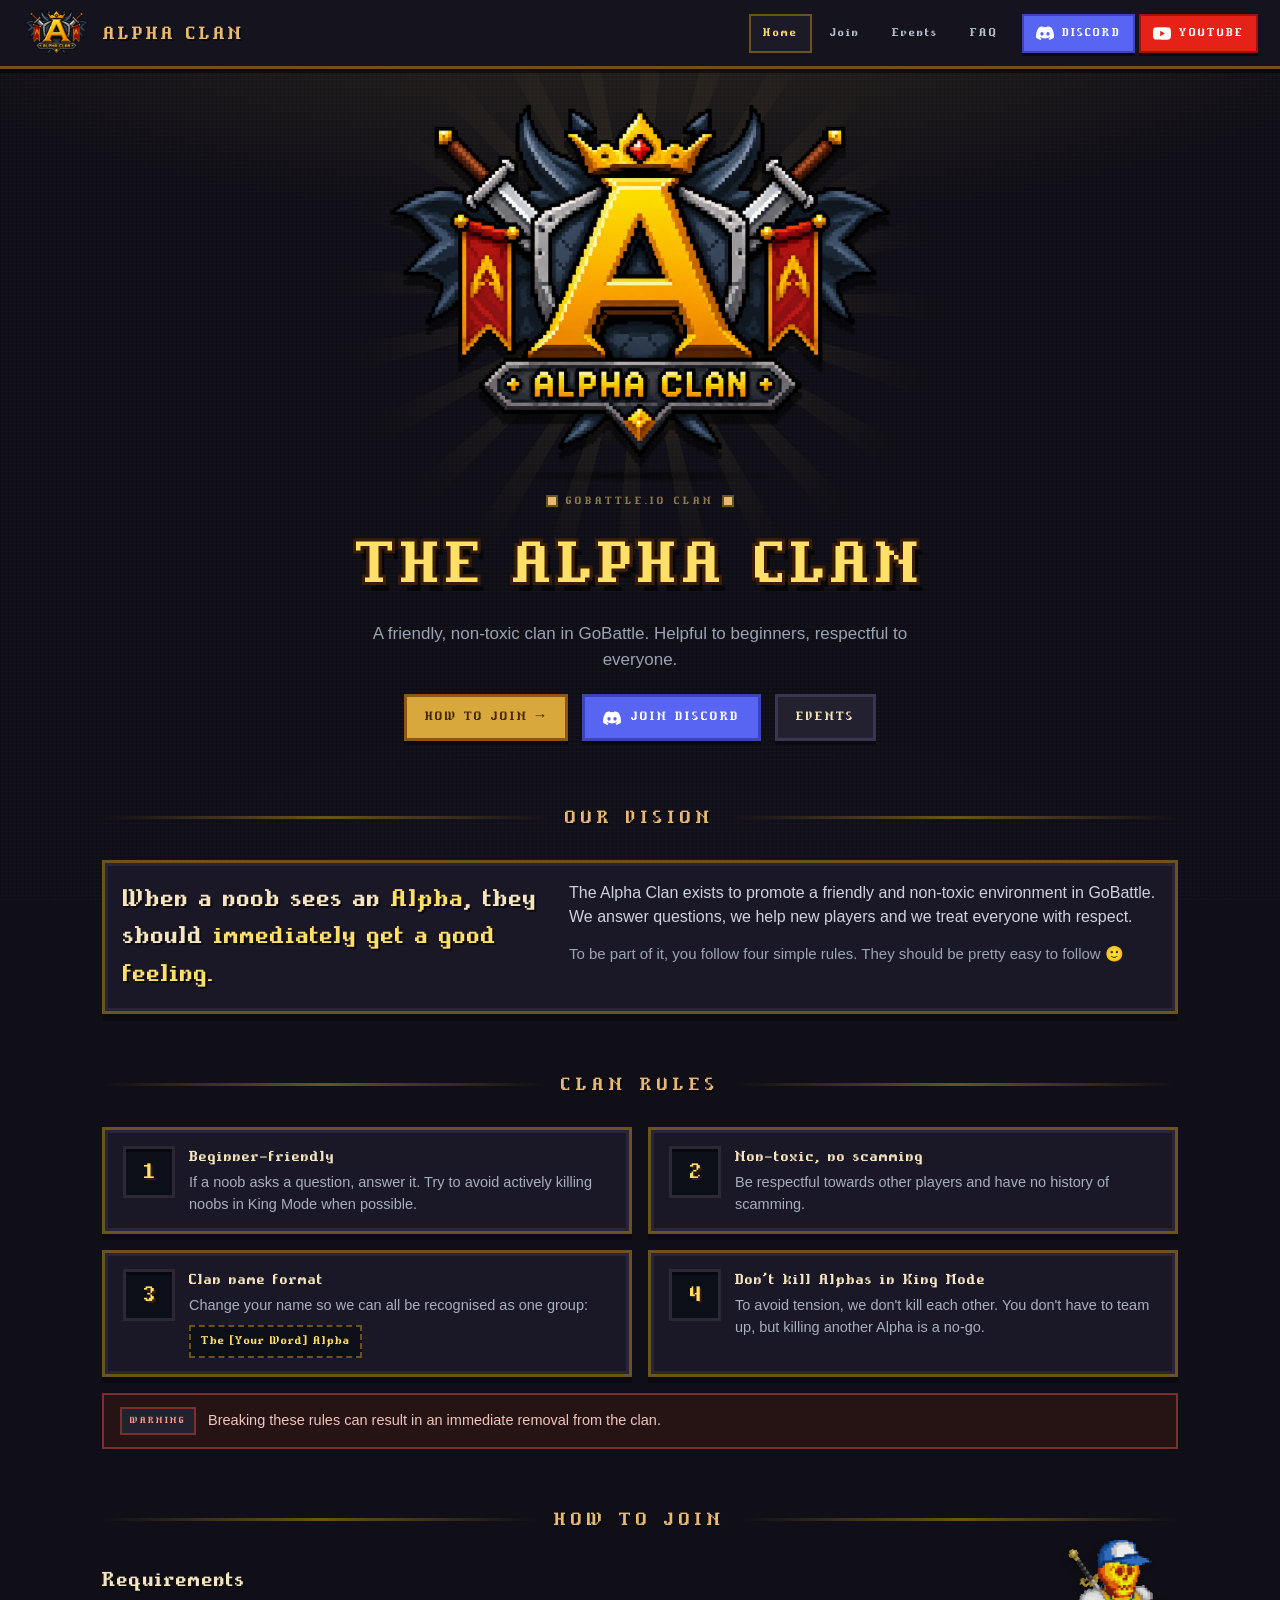
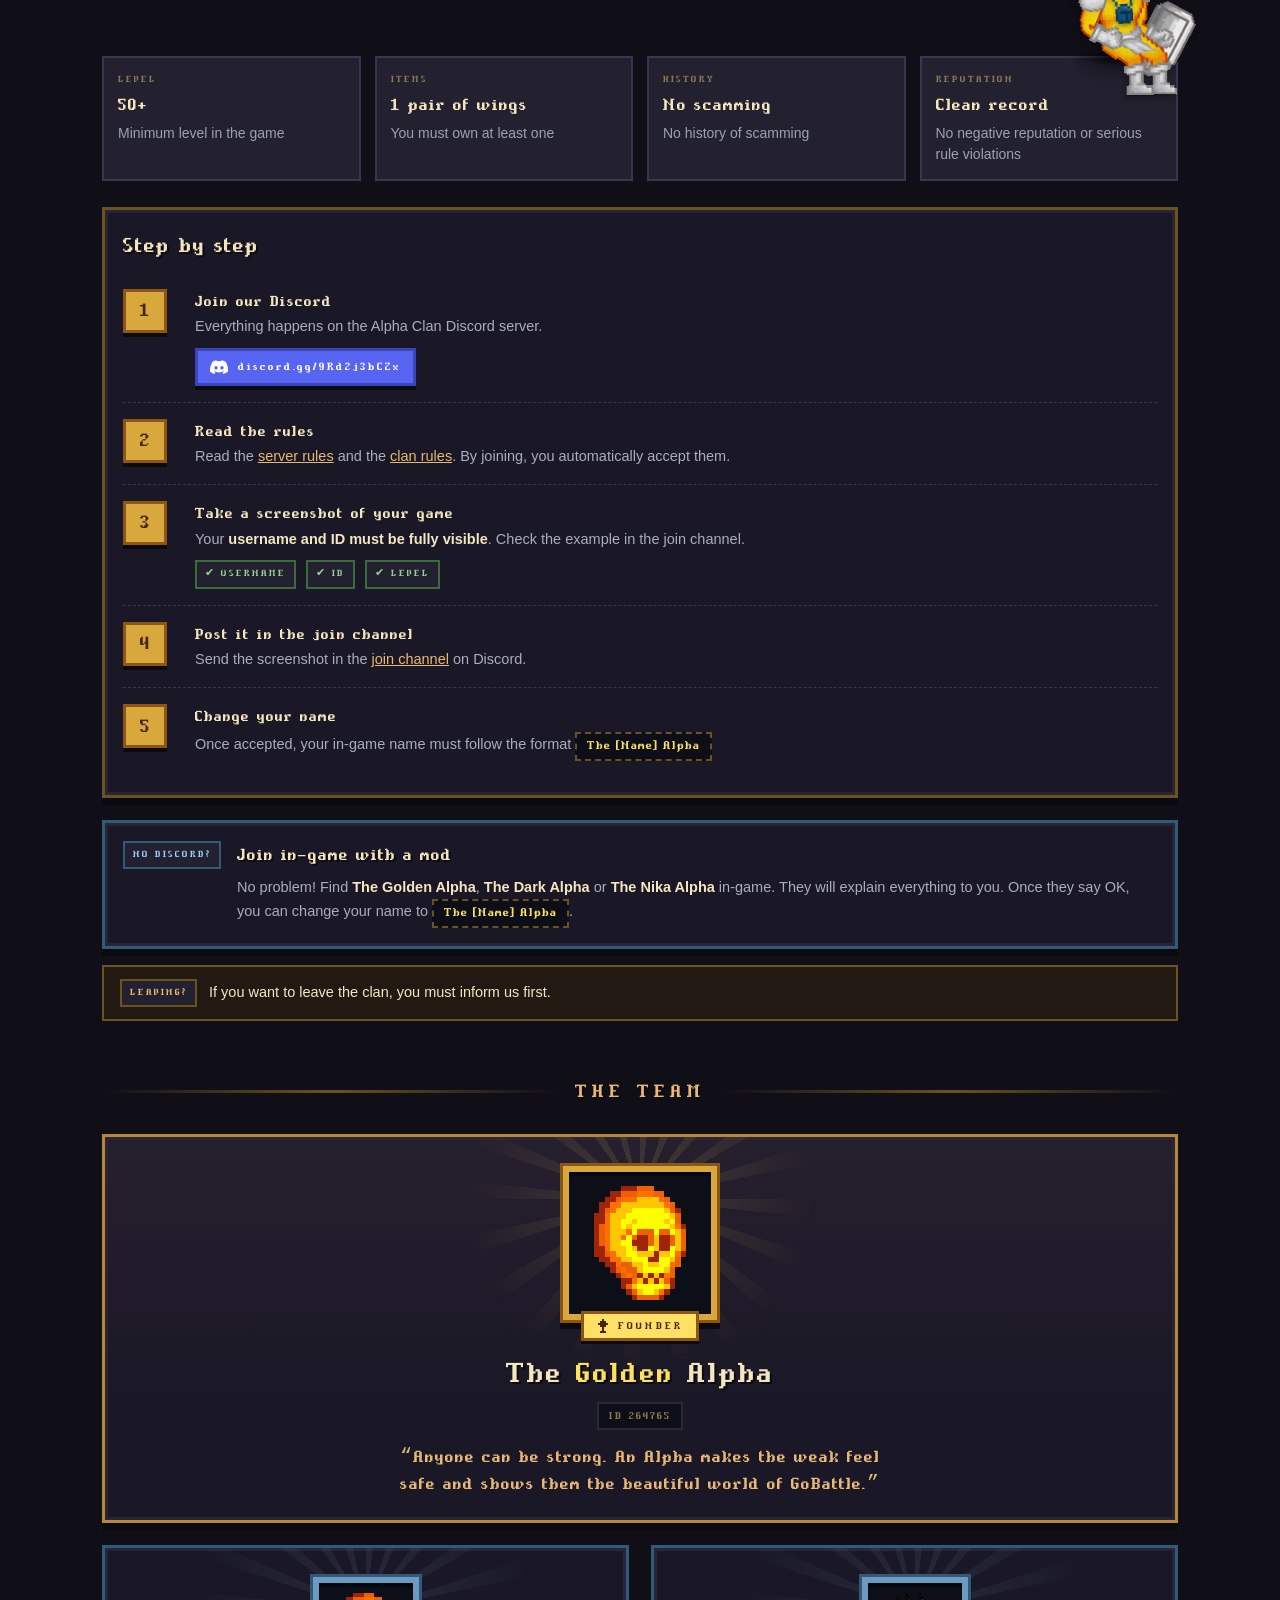
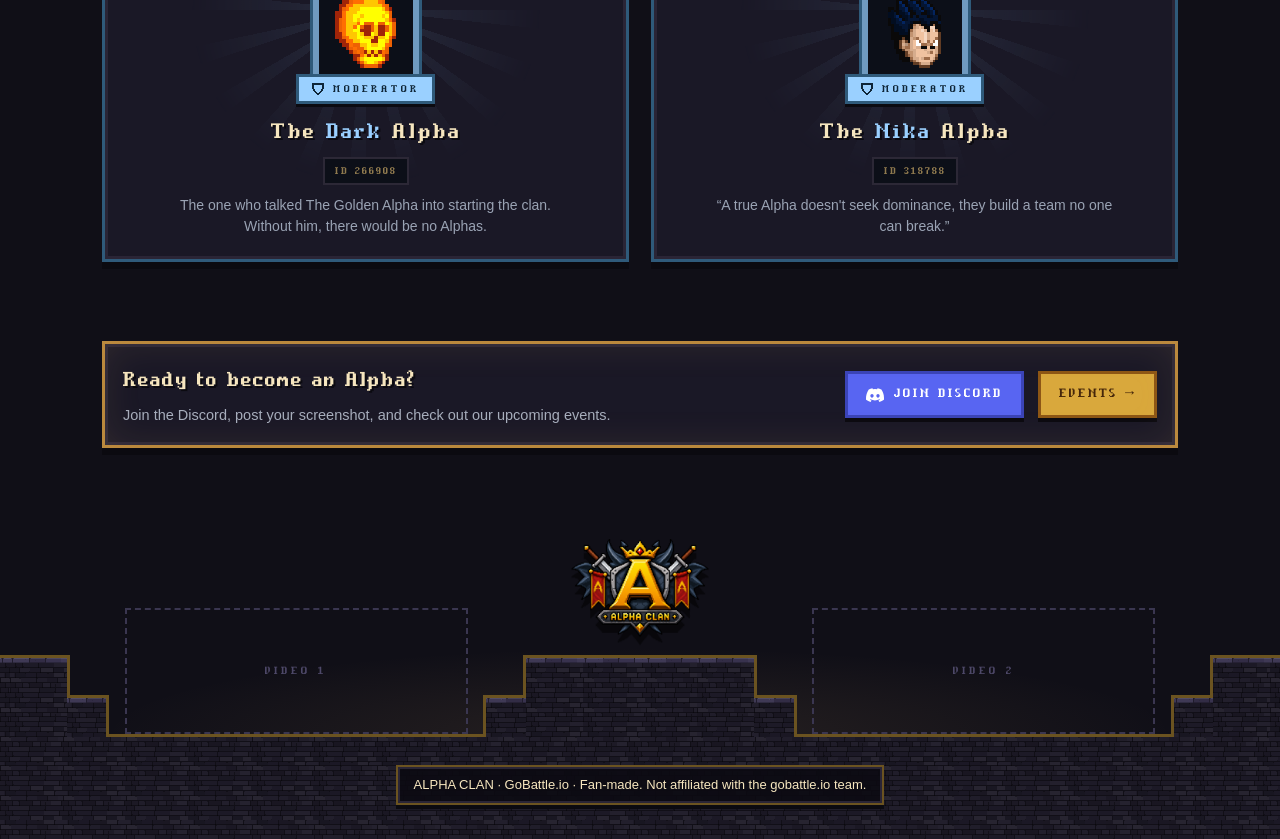
<file: index.html>
<!DOCTYPE html>
<html lang="en">
<head>
  <meta charset="utf-8">
  <meta name="viewport" content="width=device-width, initial-scale=1">
  <title>ALPHA CLAN – GoBattle</title>
  <link rel="icon" href="images/alpha-clan-logo.png">
  <link rel="stylesheet" href="css/base.css?v=2">
  <link rel="stylesheet" href="css/home.css">
</head>
<body>

<header class="topbar">
  <a class="brand" href="#top"><img src="images/alpha-clan-logo.png" alt="Alpha Clan"><span>ALPHA CLAN</span></a>
  <button class="menu-btn" type="button" aria-label="Menu" aria-expanded="false" aria-controls="nav"><span></span></button>
  <nav class="topnav" id="nav">
    <a href="index.html" class="on">Home</a>
    <a href="#join">Join</a>
    <a href="events.html">Events</a>
    <a href="faq.html">FAQ</a>
    <a class="dc" href="https://discord.gg/9Rd2j3bCZx" target="_blank" rel="noopener"><span class="i-discord"></span>DISCORD</a>
    <a class="yt" href="https://www.youtube.com/@alphaclan-gb" target="_blank" rel="noopener"><span class="i-youtube"></span>YOUTUBE</a>
  </nav>
</header>

<section class="hero" id="top">
  <div class="stage">
    <div class="rays"></div>
    <img class="crest" src="images/alpha-clan-logo.png" alt="Alpha Clan">
    <div class="pedestal"></div>
  </div>
  <div class="kick"><span class="stud"></span>GOBATTLE.IO CLAN<span class="stud"></span></div>
  <h1 class="title">THE ALPHA CLAN</h1>
  <p class="sub">A friendly, non-toxic clan in GoBattle. Helpful to beginners, respectful to everyone.</p>
  <div class="cta">
    <a class="btn" href="#join">HOW TO JOIN &rarr;</a>
    <a class="btn discord" href="https://discord.gg/9Rd2j3bCZx" target="_blank" rel="noopener"><span class="i-discord"></span>JOIN DISCORD</a>
    <a class="btn ghost" href="events.html">EVENTS</a>
  </div>
</section>

<main class="wrap">

  <section class="sec" id="vision">
    <div class="head"><h2>OUR VISION</h2></div>
    <div class="card vision">
      <p class="quote">When a noob sees an <b>Alpha</b>, they should <b>immediately get a good feeling.</b></p>
      <div>
        <p>The Alpha Clan exists to promote a friendly and non-toxic environment in GoBattle. We answer questions, we help new players and we treat everyone with respect.</p>
        <p class="small">To be part of it, you follow four simple rules. They should be pretty easy to follow 🙂</p>
      </div>
    </div>
  </section>

  <section class="sec" id="rules">
    <div class="head"><h2>CLAN RULES</h2></div>
    <div class="rules">
      <div class="rule">
        <div class="n">1</div>
        <div><h3>Beginner-friendly</h3><p>If a noob asks a question, answer it. Try to avoid actively killing noobs in King Mode when possible.</p></div>
      </div>
      <div class="rule">
        <div class="n">2</div>
        <div><h3>Non-toxic, no scamming</h3><p>Be respectful towards other players and have no history of scamming.</p></div>
      </div>
      <div class="rule">
        <div class="n">3</div>
        <div><h3>Clan name format</h3><p>Change your name so we can all be recognised as one group:</p><span class="fmt">The [Your Word] Alpha</span></div>
      </div>
      <div class="rule">
        <div class="n">4</div>
        <div><h3>Don't kill Alphas in King Mode</h3><p>To avoid tension, we don't kill each other. You don't have to team up, but killing another Alpha is a no-go.</p></div>
      </div>
    </div>
    <div class="warn"><span class="tag red">WARNING</span><span>Breaking these rules can result in an immediate removal from the clan.</span></div>
  </section>

  <section class="sec" id="join">
    <div class="head"><h2>HOW TO JOIN</h2></div>

    <h3 class="ctitle req-title">Requirements</h3>
    <div class="reqwrap">
      <span class="seatshadow" aria-hidden="true"></span>
      <img class="sitter" src="images/sitter.png" alt="" aria-hidden="true">
      <div class="req">
        <div class="rq"><small>LEVEL</small><b>50+</b><span>Minimum level in the game</span></div>
        <div class="rq"><small>ITEMS</small><b>1 pair of wings</b><span>You must own at least one</span></div>
        <div class="rq"><small>HISTORY</small><b>No scamming</b><span>No history of scamming</span></div>
        <div class="rq"><small>REPUTATION</small><b>Clean record</b><span>No negative reputation or serious rule violations</span></div>
      </div>
    </div>

    <div class="card steps-card">
      <h3 class="ctitle">Step by step</h3>
      <ol class="steps">
        <li><div>
          <h4>Join our Discord</h4>
          <p>Everything happens on the Alpha Clan Discord server.</p>
          <a class="btn discord" href="https://discord.gg/9Rd2j3bCZx" target="_blank" rel="noopener"><span class="i-discord"></span>discord.gg/9Rd2j3bCZx</a>
        </div></li>
        <li><div>
          <h4>Read the rules</h4>
          <p>Read the <a href="https://discord.com/channels/1537500605042528298/1550809230829682698" target="_blank" rel="noopener">server rules</a> and the <a href="https://discord.com/channels/1537500605042528298/1537757048744312873" target="_blank" rel="noopener">clan rules</a>. By joining, you automatically accept them.</p>
        </div></li>
        <li><div>
          <h4>Take a screenshot of your game</h4>
          <p>Your <b>username and ID must be fully visible</b>. Check the example in the join channel.</p>
          <div class="checks"><span class="tag green">&#10004; USERNAME</span><span class="tag green">&#10004; ID</span><span class="tag green">&#10004; LEVEL</span></div>
        </div></li>
        <li><div>
          <h4>Post it in the join channel</h4>
          <p>Send the screenshot in the <a href="https://discord.com/channels/1537500605042528298/1537759457839419513" target="_blank" rel="noopener">join channel</a> on Discord.</p>
        </div></li>
        <li><div>
          <h4>Change your name</h4>
          <p>Once accepted, your in-game name must follow the format <span class="fmt">The [Name] Alpha</span></p>
        </div></li>
      </ol>
    </div>

    <div class="card alt">
      <span class="tag blue">NO DISCORD?</span>
      <div>
        <h3 class="ctitle">Join in-game with a mod</h3>
        <p class="desc">No problem! Find <b>The Golden Alpha</b>, <b>The Dark Alpha</b> or <b>The Nika Alpha</b> in-game. They will explain everything to you. Once they say OK, you can change your name to <span class="fmt">The [Name] Alpha</span>.</p>
      </div>
    </div>

    <div class="warn gold"><span class="tag gold">LEAVING?</span><span>If you want to leave the clan, you must inform us first.</span></div>
  </section>

  <section class="sec" id="team">
    <div class="head"><h2>THE TEAM</h2></div>
    <div class="team">
      <div id="founder"></div>
      <div class="mods" id="mods"></div>
    </div>
    <div class="stat" id="stat"></div>
  </section>

  <section class="sec">
    <div class="card feat band">
      <div>
        <h3 class="ctitle">Ready to become an Alpha?</h3>
        <p class="desc">Join the Discord, post your screenshot, and check out our upcoming events.</p>
      </div>
      <div class="cta">
        <a class="btn discord" href="https://discord.gg/9Rd2j3bCZx" target="_blank" rel="noopener"><span class="i-discord"></span>JOIN DISCORD</a>
        <a class="btn" href="events.html">EVENTS &rarr;</a>
      </div>
    </div>
  </section>

</main>

<section class="arena" aria-hidden="true">
  <div class="stone wall left"></div>
  <div class="fighter empty" data-label="VIDEO 1" data-src="videos/fight-1.mp4" data-ground="0.1182"><span class="block hi l"></span><span class="block base l"></span><span class="block hi r"></span><span class="block base r"></span></div>
  <div class="stone center"><img class="arena-logo" src="images/alpha-clan-logo.png" alt=""></div>
  <div class="fighter empty" data-label="VIDEO 2" data-src="videos/fight-2.mp4" data-ground="0.0886"><span class="block hi l"></span><span class="block base l"></span><span class="block hi r"></span><span class="block base r"></span></div>
  <div class="stone wall right"></div>
</section>

<footer>
  <span>ALPHA CLAN · GoBattle.io · Fan-made. Not affiliated with the gobattle.io team.</span>
</footer>

<script src="data/team.js"></script>
<script src="js/common.js"></script>
<script src="js/home.js"></script>
</body>
</html>
</file>
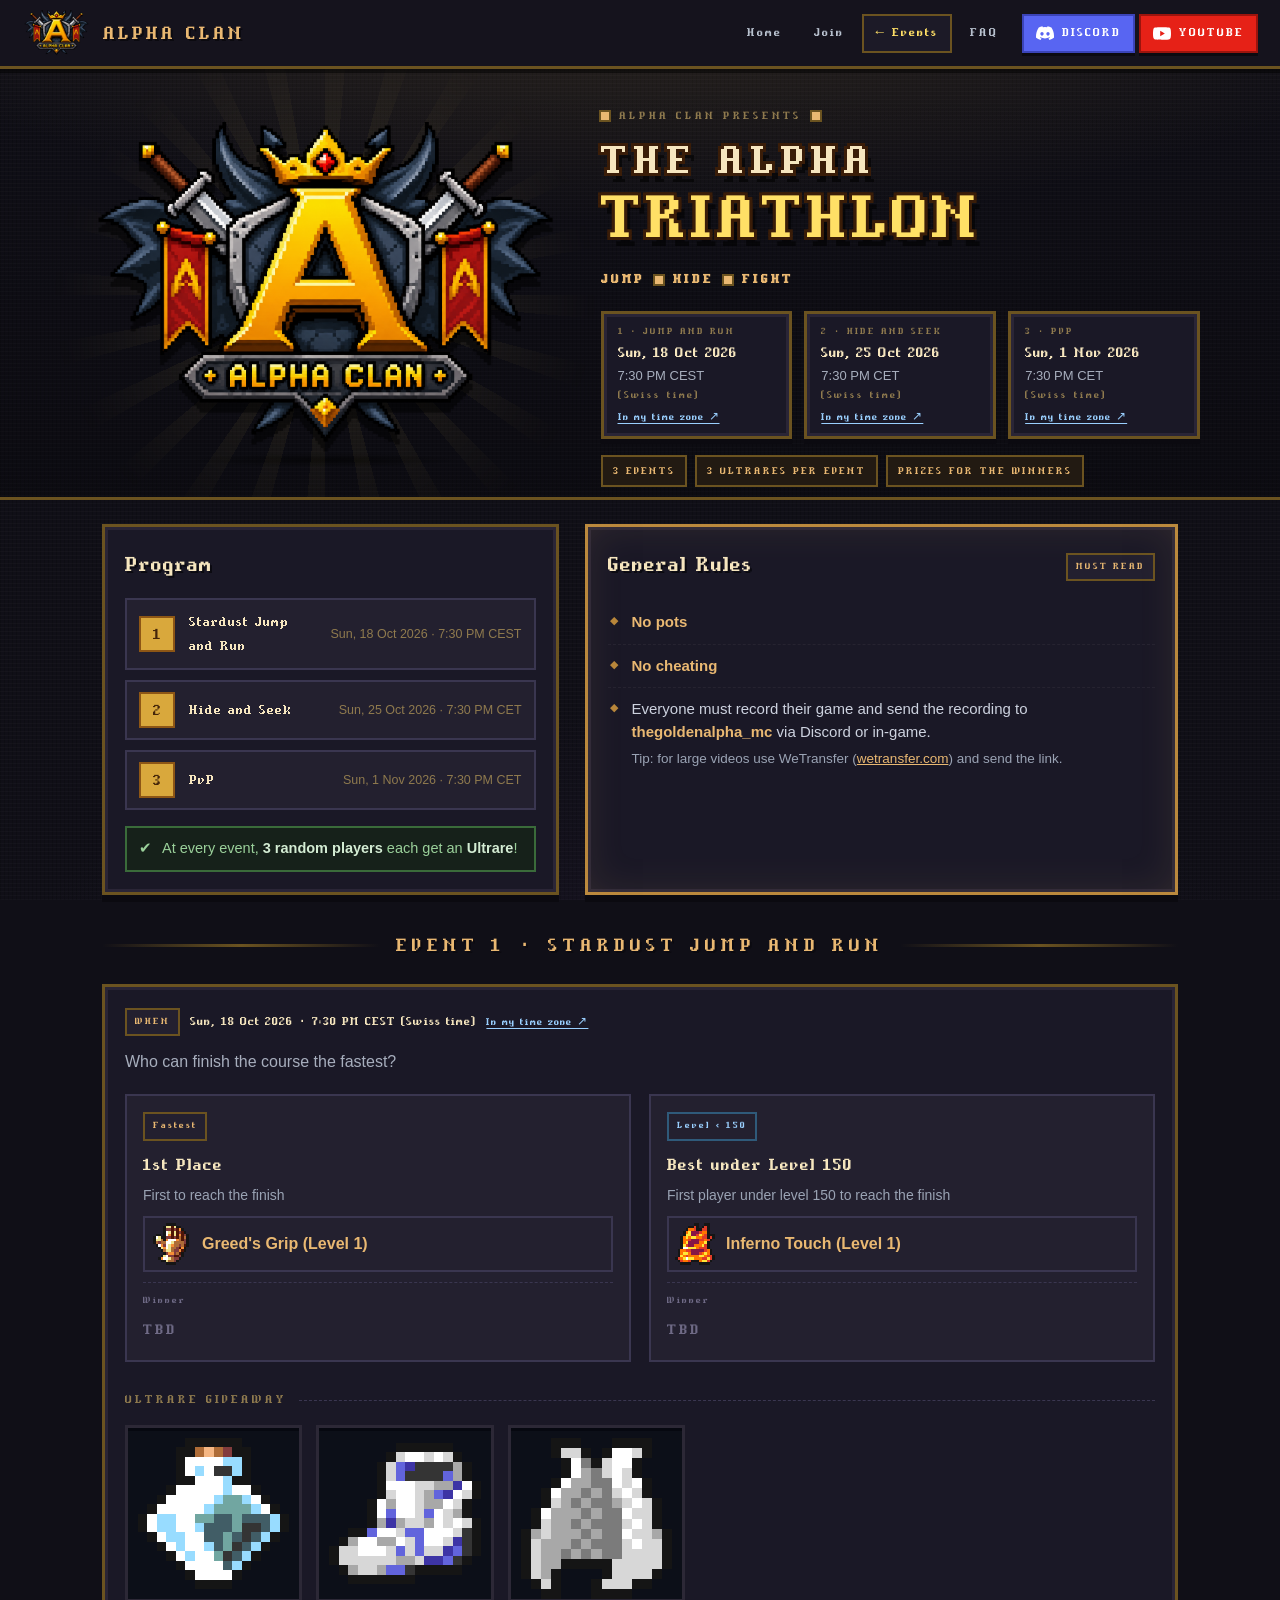
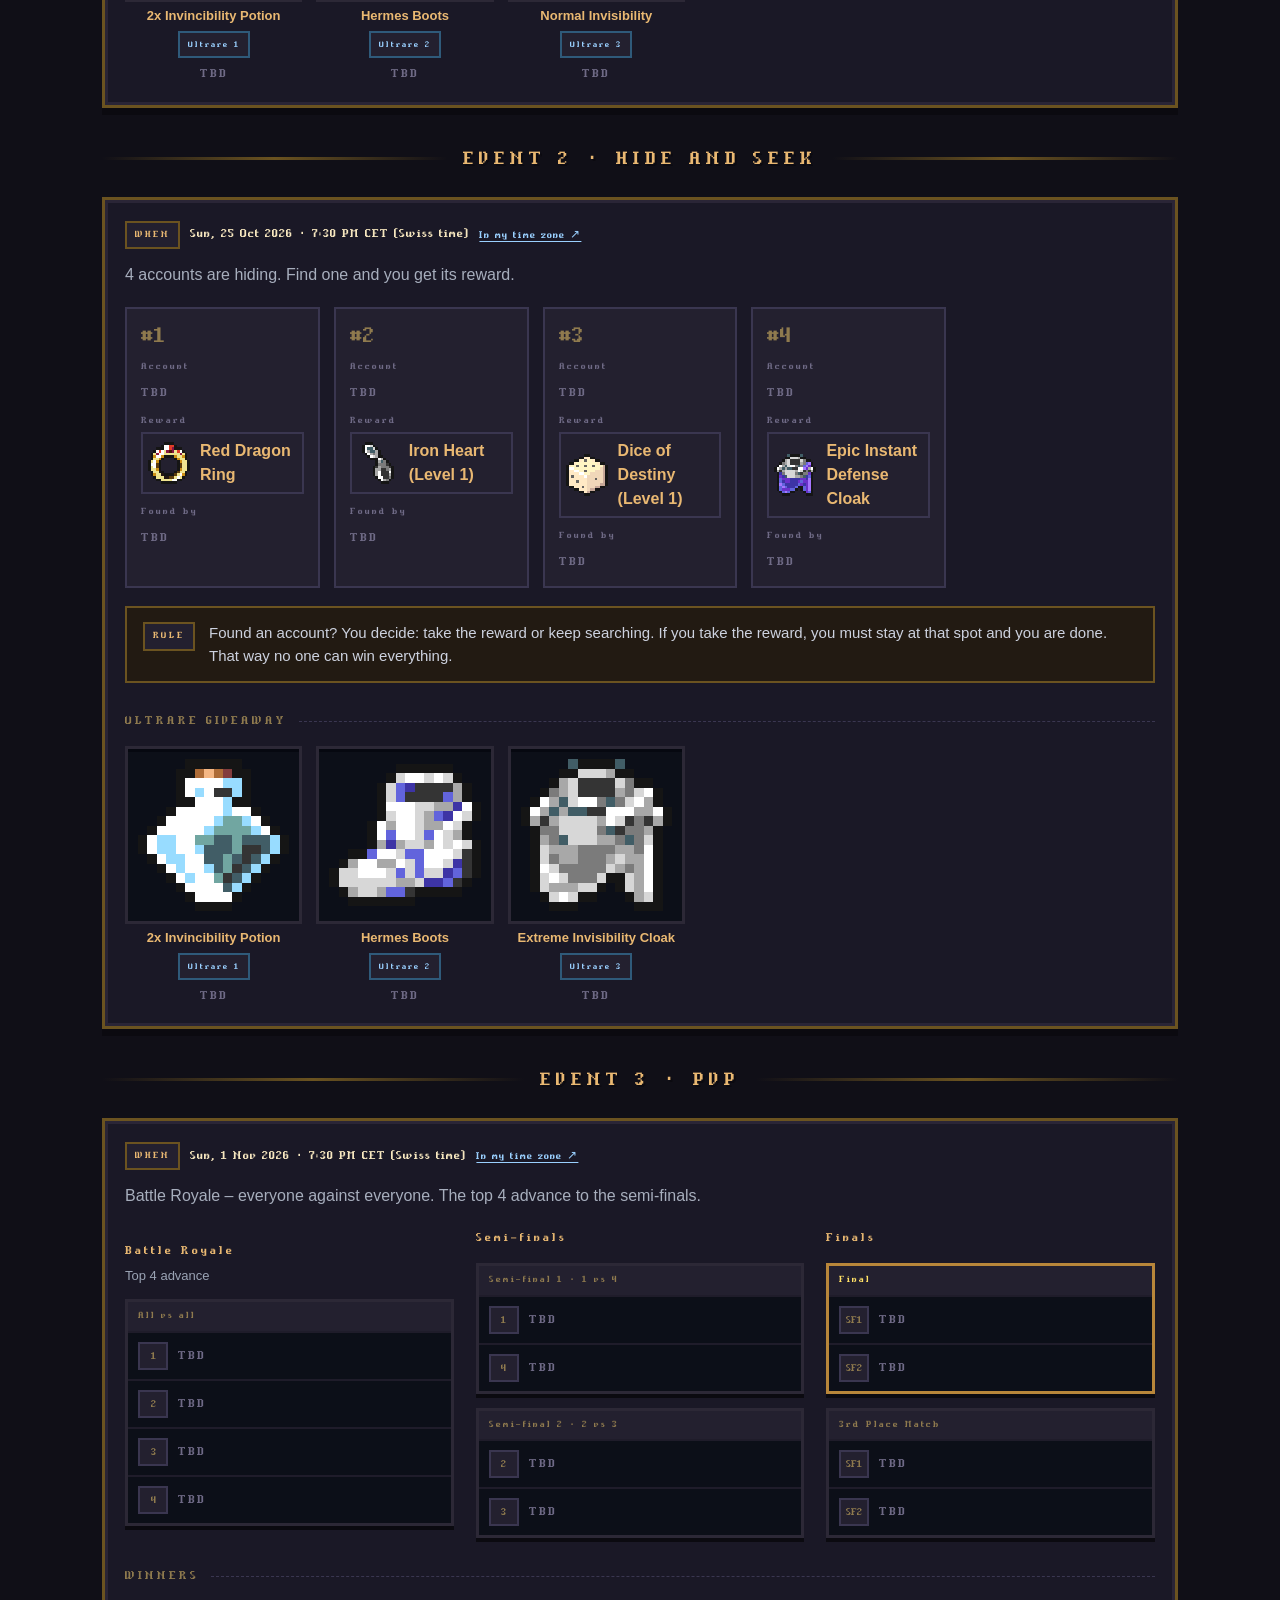
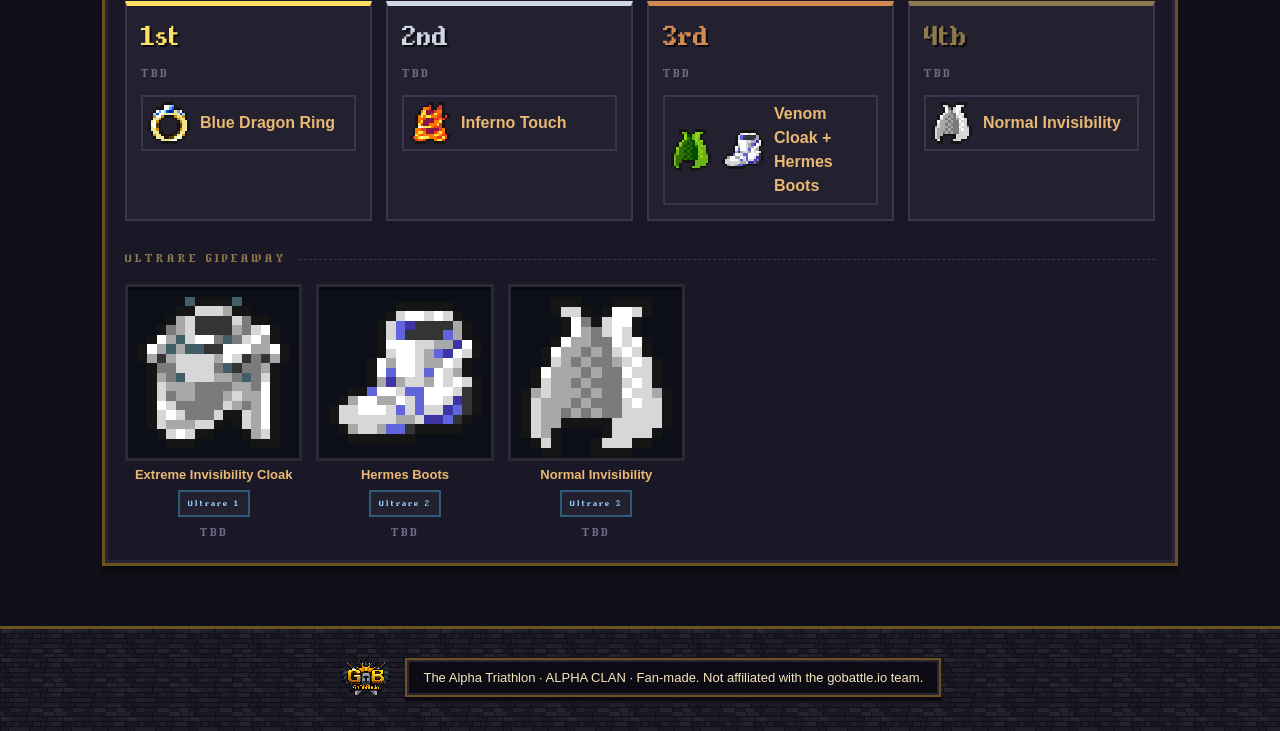
<file: alpha-triathlon.html>
<!DOCTYPE html>
<html lang="en">
<head>
  <meta charset="utf-8">
  <meta name="viewport" content="width=device-width, initial-scale=1">
  <title>The Alpha Triathlon – ALPHA CLAN</title>
  <link rel="icon" href="images/alpha-clan-logo.png">
  <link rel="stylesheet" href="css/base.css?v=2">
  <link rel="stylesheet" href="css/turnier.css">
</head>
<body>

<header class="topbar">
  <a class="brand" href="index.html"><img src="images/alpha-clan-logo.png" alt="Alpha Clan"><span>ALPHA CLAN</span></a>
  <button class="menu-btn" type="button" aria-label="Menu" aria-expanded="false" aria-controls="nav"><span></span></button>
  <nav class="topnav" id="nav">
    <a href="index.html">Home</a>
    <a href="index.html#join">Join</a>
    <a href="events.html" class="on">&larr; Events</a>
    <a href="faq.html">FAQ</a>
    <a class="dc" href="https://discord.gg/9Rd2j3bCZx" target="_blank" rel="noopener"><span class="i-discord"></span>DISCORD</a>
    <a class="yt" href="https://www.youtube.com/@alphaclan-gb" target="_blank" rel="noopener"><span class="i-youtube"></span>YOUTUBE</a>
  </nav>
</header>

<section class="hero split" id="top">
  <div class="split-grid">
    <div class="stage">
      <div class="rays"></div>
      <img class="crest" src="images/alpha-clan-logo.png" alt="Alpha Clan">
      <div class="pedestal"></div>
    </div>
    <div>
      <div class="kick"><span class="stud"></span>ALPHA CLAN PRESENTS<span class="stud"></span></div>
      <h1 class="event-title"><span>THE ALPHA</span><span>TRIATHLON</span></h1>
      <div class="disciplines"><b>JUMP</b><span class="stud"></span><b>HIDE</b><span class="stud"></span><b>FIGHT</b></div>
      <div class="meta">
        <div><small>1 · JUMP AND RUN</small><b id="d1"></b><i id="t1"></i></div>
        <div><small>2 · HIDE AND SEEK</small><b id="d2"></b><i id="t2"></i></div>
        <div><small>3 · PVP</small><b id="d3"></b><i id="t3"></i></div>
      </div>
      <div class="badges"><span>3 EVENTS</span><span>3 ULTRARES PER EVENT</span><span>PRIZES FOR THE WINNERS</span></div>
    </div>
  </div>
</section>

<main class="wrap">

  <div class="intro">
    <div class="card">
      <h3 class="ctitle">Program</h3>
      <ul class="program">
        <li><a href="#event1"><b>1</b><span>Stardust Jump and Run</span><em class="pdate" id="p1"></em></a></li>
        <li><a href="#event2"><b>2</b><span>Hide and Seek</span><em class="pdate" id="p2"></em></a></li>
        <li><a href="#event3"><b>3</b><span>PvP</span><em class="pdate" id="p3"></em></a></li>
      </ul>
      <div class="bonus"><span>&#10004;</span><span>At every event, <b>3 random players</b> each get an <b>Ultrare</b>!</span></div>
    </div>
    <div class="card feat">
      <div class="card-head"><h3 class="ctitle">General Rules</h3><span class="tag gold">MUST READ</span></div>
      <ul class="rulelist">
        <li><b>No pots</b></li>
        <li><b>No cheating</b></li>
        <li>Everyone must record their game and send the recording to <b>thegoldenalpha_mc</b> via Discord or in-game.
          <span class="tip">Tip: for large videos use WeTransfer (<a href="https://wetransfer.com" target="_blank" rel="noopener">wetransfer.com</a>) and send the link.</span></li>
      </ul>
    </div>
  </div>

  <div class="head" id="event1"><h2>EVENT 1 · STARDUST JUMP AND RUN</h2></div>
  <section class="card">
    <div class="when" id="w1"></div>
    <p class="lead">Who can finish the course the fastest?</p>
    <div class="awards" id="jr"></div>
    <div class="divider">ULTRARE GIVEAWAY</div>
    <div class="items" id="jrU"></div>
  </section>

  <div class="head" id="event2"><h2>EVENT 2 · HIDE AND SEEK</h2></div>
  <section class="card">
    <div class="when" id="w2"></div>
    <p class="lead">4 accounts are hiding. Find one and you get its reward.</p>
    <div class="hs" id="hs"></div>
    <div class="note"><span class="tag gold">RULE</span><span>Found an account? You decide: take the reward or keep searching. If you take the reward, you must stay at that spot and you are done. That way no one can win everything.</span></div>
    <div class="divider">ULTRARE GIVEAWAY</div>
    <div class="items" id="hsU"></div>
  </section>

  <div class="head" id="event3"><h2>EVENT 3 · PVP</h2></div>
  <section class="card">
    <div class="when" id="w3"></div>
    <p class="lead">Battle Royale – everyone against everyone. The top 4 advance to the semi-finals.</p>
    <div class="bracket" id="bracket"></div>
    <div class="divider">WINNERS</div>
    <div class="podium" id="podium"></div>
    <div class="divider">ULTRARE GIVEAWAY</div>
    <div class="items" id="pvpU"></div>
  </section>

</main>

<footer>
  <img src="images/gb-logo.png" alt="">
  <span>The Alpha Triathlon · ALPHA CLAN · Fan-made. Not affiliated with the gobattle.io team.</span>
</footer>

<script src="data/alpha-triathlon.js"></script>
<script src="js/common.js"></script>
<script src="js/turnier.js"></script>
</body>
</html>
</file>
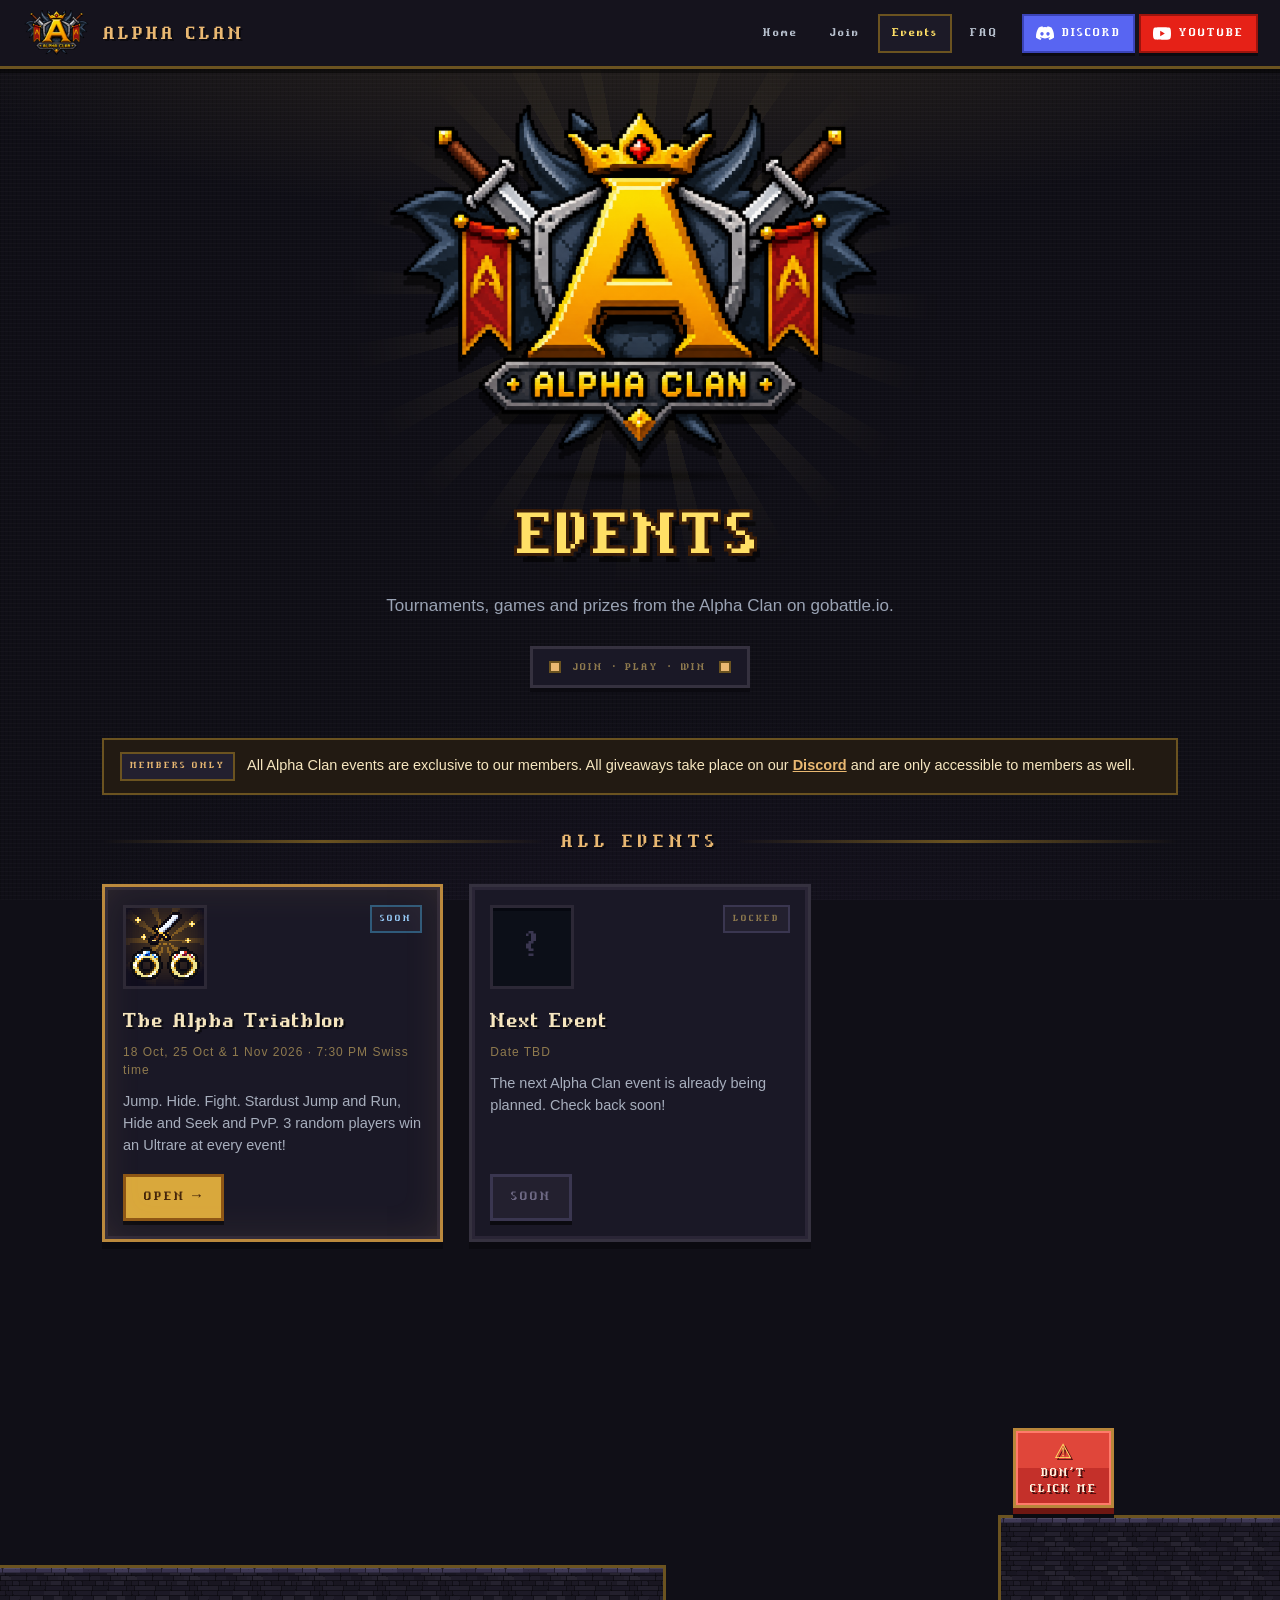
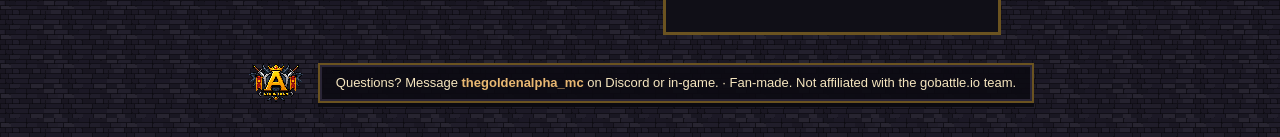
<file: events.html>
<!DOCTYPE html>
<html lang="en">
<head>
  <meta charset="utf-8">
  <meta name="viewport" content="width=device-width, initial-scale=1">
  <title>ALPHA CLAN EVENTS</title>
  <link rel="icon" href="images/alpha-clan-logo.png">
  <link rel="stylesheet" href="css/base.css?v=2">
  <link rel="stylesheet" href="css/events.css">
</head>
<body>

<header class="topbar">
  <a class="brand" href="index.html"><img src="images/alpha-clan-logo.png" alt="Alpha Clan"><span>ALPHA CLAN</span></a>
  <button class="menu-btn" type="button" aria-label="Menu" aria-expanded="false" aria-controls="nav"><span></span></button>
  <nav class="topnav" id="nav">
    <a href="index.html">Home</a>
    <a href="index.html#join">Join</a>
    <a href="events.html" class="on">Events</a>
    <a href="faq.html">FAQ</a>
    <a class="dc" href="https://discord.gg/9Rd2j3bCZx" target="_blank" rel="noopener"><span class="i-discord"></span>DISCORD</a>
    <a class="yt" href="https://www.youtube.com/@alphaclan-gb" target="_blank" rel="noopener"><span class="i-youtube"></span>YOUTUBE</a>
  </nav>
</header>

<section class="hero" id="top">
  <div class="stage">
    <div class="rays"></div>
    <img class="crest" src="images/alpha-clan-logo.png" alt="Alpha Clan">
    <div class="pedestal"></div>
  </div>
  <h1 class="title">EVENTS</h1>
  <p class="sub">Tournaments, games and prizes from the Alpha Clan on gobattle.io.</p>
  <div class="plate"><span class="stud"></span>JOIN · PLAY · WIN<span class="stud"></span></div>
</section>

<main class="wrap">
  <div class="notice">
    <span class="tag gold">MEMBERS ONLY</span>
    <span>All Alpha Clan events are exclusive to our members. All giveaways take place on our <a href="https://discord.gg/9Rd2j3bCZx" target="_blank" rel="noopener">Discord</a> and are only accessible to members as well.</span>
  </div>
  <div class="head" id="events"><h2>ALL EVENTS</h2></div>
  <div class="grid" id="grid"></div>
</main>

<section class="ev-stage">
  <div class="ev-block l" aria-hidden="true">
    <div class="fighter empty" data-label="VIDEO" data-src="videos/golden-alpha.mp4" data-ground="0.06"></div>
  </div>
  <div class="ev-block r">
    <a class="dont" href="secret.html"><span class="dont-sign">&#9888;</span>DON'T<br>CLICK ME</a>
  </div>
</section>

<footer>
  <img src="images/alpha-clan-logo.png" alt="">
  <span>Questions? Message <b id="kontakt"></b> on Discord or in-game. · Fan-made. Not affiliated with the gobattle.io team.</span>
</footer>

<script src="data/events.js"></script>
<script src="js/common.js"></script>
<script src="js/events.js"></script>
<script src="js/arena.js"></script>
</body>
</html>
</file>
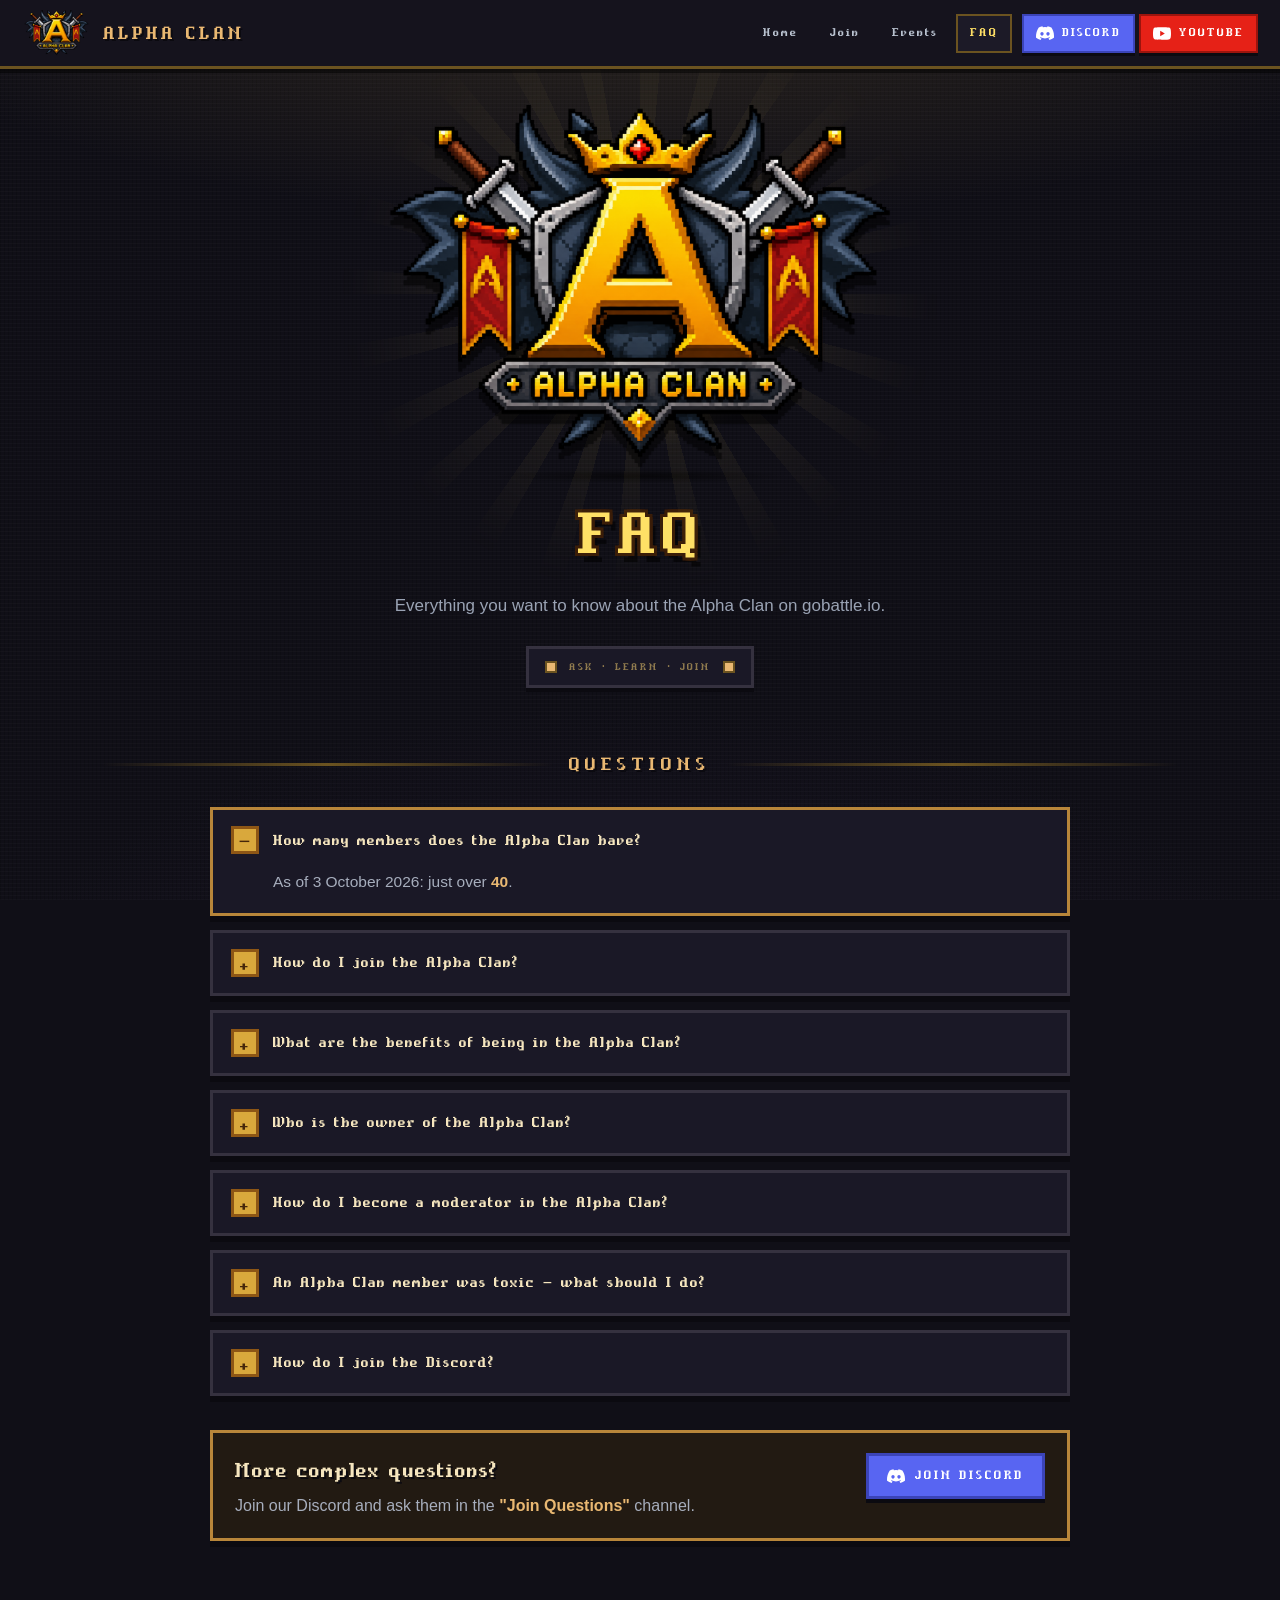
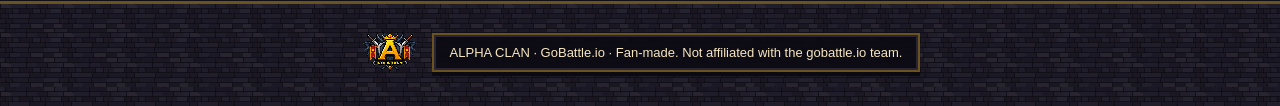
<file: faq.html>
<!DOCTYPE html>
<html lang="en">
<head>
  <meta charset="utf-8">
  <meta name="viewport" content="width=device-width, initial-scale=1">
  <title>ALPHA CLAN FAQ</title>
  <link rel="icon" href="images/alpha-clan-logo.png">
  <link rel="stylesheet" href="css/base.css?v=2">
  <link rel="stylesheet" href="css/faq.css">
</head>
<body>

<header class="topbar">
  <a class="brand" href="index.html"><img src="images/alpha-clan-logo.png" alt="Alpha Clan"><span>ALPHA CLAN</span></a>
  <button class="menu-btn" type="button" aria-label="Menu" aria-expanded="false" aria-controls="nav"><span></span></button>
  <nav class="topnav" id="nav">
    <a href="index.html">Home</a>
    <a href="index.html#join">Join</a>
    <a href="events.html">Events</a>
    <a href="faq.html" class="on">FAQ</a>
    <a class="dc" href="https://discord.gg/9Rd2j3bCZx" target="_blank" rel="noopener"><span class="i-discord"></span>DISCORD</a>
    <a class="yt" href="https://www.youtube.com/@alphaclan-gb" target="_blank" rel="noopener"><span class="i-youtube"></span>YOUTUBE</a>
  </nav>
</header>

<section class="hero" id="top">
  <div class="stage">
    <div class="rays"></div>
    <img class="crest" src="images/alpha-clan-logo.png" alt="Alpha Clan">
    <div class="pedestal"></div>
  </div>
  <h1 class="title">FAQ</h1>
  <p class="sub">Everything you want to know about the Alpha Clan on gobattle.io.</p>
  <div class="plate"><span class="stud"></span>ASK · LEARN · JOIN<span class="stud"></span></div>
</section>

<main class="wrap">
  <div class="head"><h2>QUESTIONS</h2></div>

  <div class="faq">
    <details class="qa" open>
      <summary>How many members does the Alpha Clan have?</summary>
      <div class="ans">
        <p>As of 3 October 2026: just over <b>40</b>.</p>
      </div>
    </details>

    <details class="qa">
      <summary>How do I join the Alpha Clan?</summary>
      <div class="ans">
        <p>Either ask an Alpha Clan moderator in-game and go through the process together with them, or follow the Discord guide in the <a href="index.html#join">Join section</a> on our homepage.</p>
      </div>
    </details>

    <details class="qa">
      <summary>What are the benefits of being in the Alpha Clan?</summary>
      <div class="ans">
        <ul>
          <li>Support from other Alpha members in King Mode</li>
          <li>Lots of new friends who treat you kindly, in a non-toxic environment</li>
          <li>Help when you need support with a ticket (for example if your English is not good enough or you run out of arguments)</li>
          <li>Access to exclusive giveaways</li>
          <li>Access to exclusive events, often with prizes</li>
        </ul>
        <p>We are also open to new ideas and concepts! Every member is seen, if they want to be.</p>
      </div>
    </details>

    <details class="qa">
      <summary>Who is the owner of the Alpha Clan?</summary>
      <div class="ans">
        <p>We don't really have an owner. We see the Alpha Clan much more as a brotherhood. The founder comes closest: he founded the clan, made the first recruitments and sets the basic rules. Apart from that, he acts like a normal member.</p>
      </div>
    </details>

    <details class="qa">
      <summary>How do I become a moderator in the Alpha Clan?</summary>
      <div class="ans">
        <ul>
          <li>Very mature and professional behaviour, including pointing out mistakes to members</li>
          <li>Being active on Discord</li>
          <li>Representing the Alpha Clan well to the outside</li>
        </ul>
        <p>A few recruitments can help, but they are not required.</p>
      </div>
    </details>

    <details class="qa">
      <summary>An Alpha Clan member was toxic – what should I do?</summary>
      <div class="ans">
        <p>Record a video of the incident that is at least <b>1 minute</b> long, with the chat and the gameplay clearly visible, so the video can't easily be faked. Then open a <b>ticket</b> on our Discord server to report the incident.</p>
        <p>Depending on the case, the member will get a warning or will be removed from the Alpha Clan right away.</p>
      </div>
    </details>

    <details class="qa">
      <summary>How do I join the Discord?</summary>
      <div class="ans">
        <p>Click the <b>Discord</b> button at the top in the header. If needed, create a Discord account (only an email is required). Then click <b>Join</b> and you're in!</p>
      </div>
    </details>
  </div>

  <div class="more">
    <div>
      <h3 class="ctitle">More complex questions?</h3>
      <p>Join our Discord and ask them in the <b>"Join Questions"</b> channel.</p>
    </div>
    <a class="btn discord" href="https://discord.gg/9Rd2j3bCZx" target="_blank" rel="noopener"><span class="i-discord"></span>JOIN DISCORD</a>
  </div>
</main>

<footer>
  <img src="images/alpha-clan-logo.png" alt="">
  <span>ALPHA CLAN · GoBattle.io · Fan-made. Not affiliated with the gobattle.io team.</span>
</footer>

<script src="js/common.js"></script>
</body>
</html>
</file>
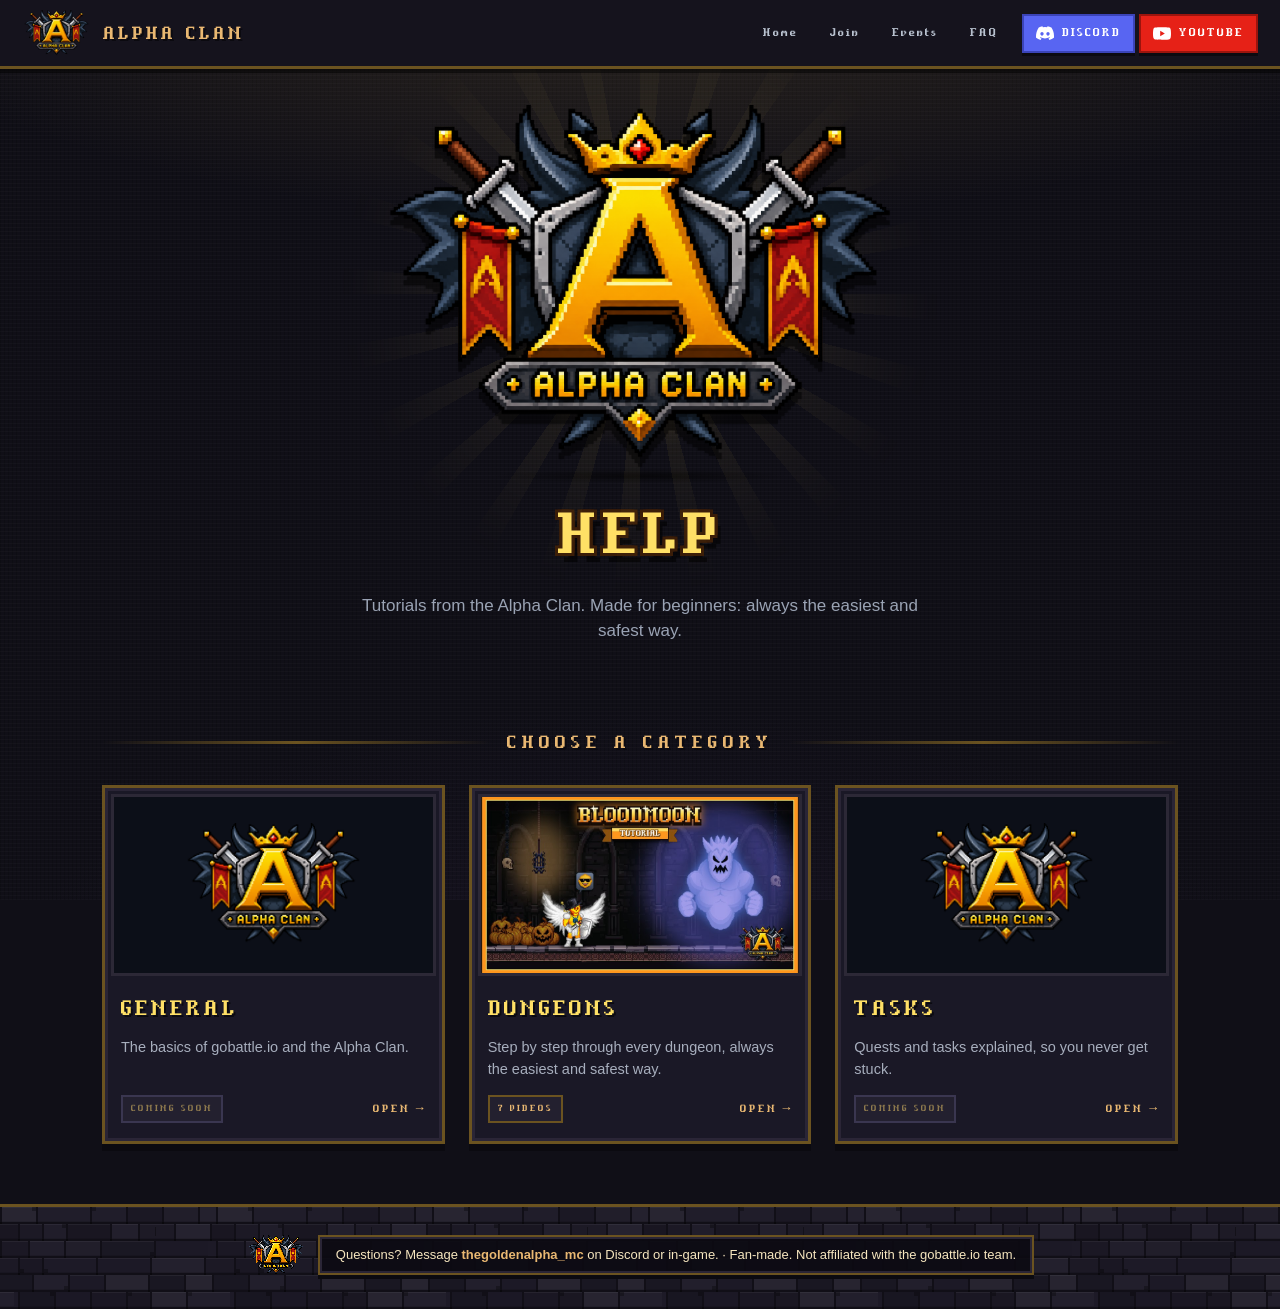
<file: help.html>
<!DOCTYPE html>
<html lang="en">
<head>
  <meta charset="utf-8">
  <meta name="viewport" content="width=device-width, initial-scale=1">
  <title>ALPHA CLAN HELP</title>
  <meta name="robots" content="noindex">
  <link rel="icon" href="images/alpha-clan-logo.png">
  <link rel="stylesheet" href="css/base.css?v=2">
  <link rel="stylesheet" href="css/help.css?v=2">
</head>
<body>

<header class="topbar">
  <a class="brand" href="index.html"><img src="images/alpha-clan-logo.png" alt="Alpha Clan"><span>ALPHA CLAN</span></a>
  <button class="menu-btn" type="button" aria-label="Menu" aria-expanded="false" aria-controls="nav"><span></span></button>
  <nav class="topnav" id="nav">
    <a href="index.html">Home</a>
    <a href="index.html#join">Join</a>
    <a href="events.html">Events</a>
    <a href="faq.html">FAQ</a>
    <a class="dc" href="https://discord.gg/9Rd2j3bCZx" target="_blank" rel="noopener"><span class="i-discord"></span>DISCORD</a>
    <a class="yt" href="https://www.youtube.com/@alphaclan-gb" target="_blank" rel="noopener"><span class="i-youtube"></span>YOUTUBE</a>
  </nav>
</header>

<section class="hero" id="top">
  <div class="stage">
    <div class="rays"></div>
    <img class="crest" src="images/alpha-clan-logo.png" alt="Alpha Clan">
    <div class="pedestal"></div>
  </div>
  <h1 class="title">HELP</h1>
  <p class="sub">Tutorials from the Alpha Clan. Made for beginners: always the easiest and safest way.</p>
</section>

<main class="wrap">

  <!-- Startansicht: die Kategorien -->
  <div id="view-home">
    <div class="head"><h2>CHOOSE A CATEGORY</h2></div>
    <div class="kats" id="kats"></div>
  </div>

  <!-- Eine Kategorie mit Suche und Filtern -->
  <div id="view-kat" hidden>
    <a class="back" href="#">&larr; ALL CATEGORIES</a>
    <div class="head"><h2 id="kat-title"></h2></div>
    <p class="kat-text" id="kat-text"></p>

    <div class="filters">
      <label class="search">
        <span class="i-search" aria-hidden="true"></span>
        <input id="f-q" type="search" placeholder="Search by name..." autocomplete="off" aria-label="Search by name">
      </label>
      <div class="frow">
        <div class="chips" id="f-diff" role="group" aria-label="Difficulty"></div>
        <div class="fright">
          <label class="check"><input type="checkbox" id="f-video"><span>ONLY WITH VIDEO</span></label>
          <label class="sort">
            <span>SORT</span>
            <select id="f-sort" aria-label="Sort">
              <option value="default">Recommended</option>
              <option value="name">Name A-Z</option>
              <option value="easy">Easiest first</option>
              <option value="hard">Hardest first</option>
              <option value="rating">Best rated</option>
              <option value="short">Shortest first</option>
              <option value="long">Longest first</option>
            </select>
          </label>
        </div>
      </div>
    </div>

    <div class="count" id="f-count"></div>
    <div class="tgrid" id="grid"></div>
    <div class="none" id="none" hidden>
      <p>No tutorials found.</p>
      <button class="btn ghost" type="button" id="f-reset">RESET FILTERS</button>
    </div>
  </div>

</main>

<dialog class="tut" id="tut" aria-labelledby="tut-title">
  <div class="tut-box">
    <button class="tut-close" type="button" aria-label="Close">&times;</button>
    <div class="tut-video" id="tut-video"></div>
    <div class="tut-body">
      <div class="tut-tags" id="tut-tags"></div>
      <h2 class="ctitle" id="tut-title"></h2>
      <div class="rating big" id="tut-rating"></div>
      <p class="tut-desc" id="tut-desc"></p>
      <dl class="tut-info" id="tut-info"></dl>
      <div class="tut-cols">
        <div><h3 class="tut-h">STEP BY STEP</h3><ol class="tut-list" id="tut-steps"></ol></div>
        <div><h3 class="tut-h">TIPS</h3><ul class="tut-list" id="tut-tips"></ul></div>
      </div>
      <div class="tut-cta">
        <a class="btn yt" id="tut-yt" target="_blank" rel="noopener"><span class="i-youtube"></span>WATCH ON YOUTUBE</a>
        <a class="btn discord" href="https://discord.gg/9Rd2j3bCZx" target="_blank" rel="noopener"><span class="i-discord"></span>QUESTIONS? DISCORD</a>
      </div>
    </div>
  </div>
</dialog>

<footer>
  <img src="images/alpha-clan-logo.png" alt="">
  <span>Questions? Message <b id="kontakt"></b> on Discord or in-game. · Fan-made. Not affiliated with the gobattle.io team.</span>
</footer>

<script src="data/events.js"></script>
<script src="data/help.js?v=2"></script>
<script src="js/common.js"></script>
<script src="js/help.js?v=2"></script>
</body>
</html>
</file>
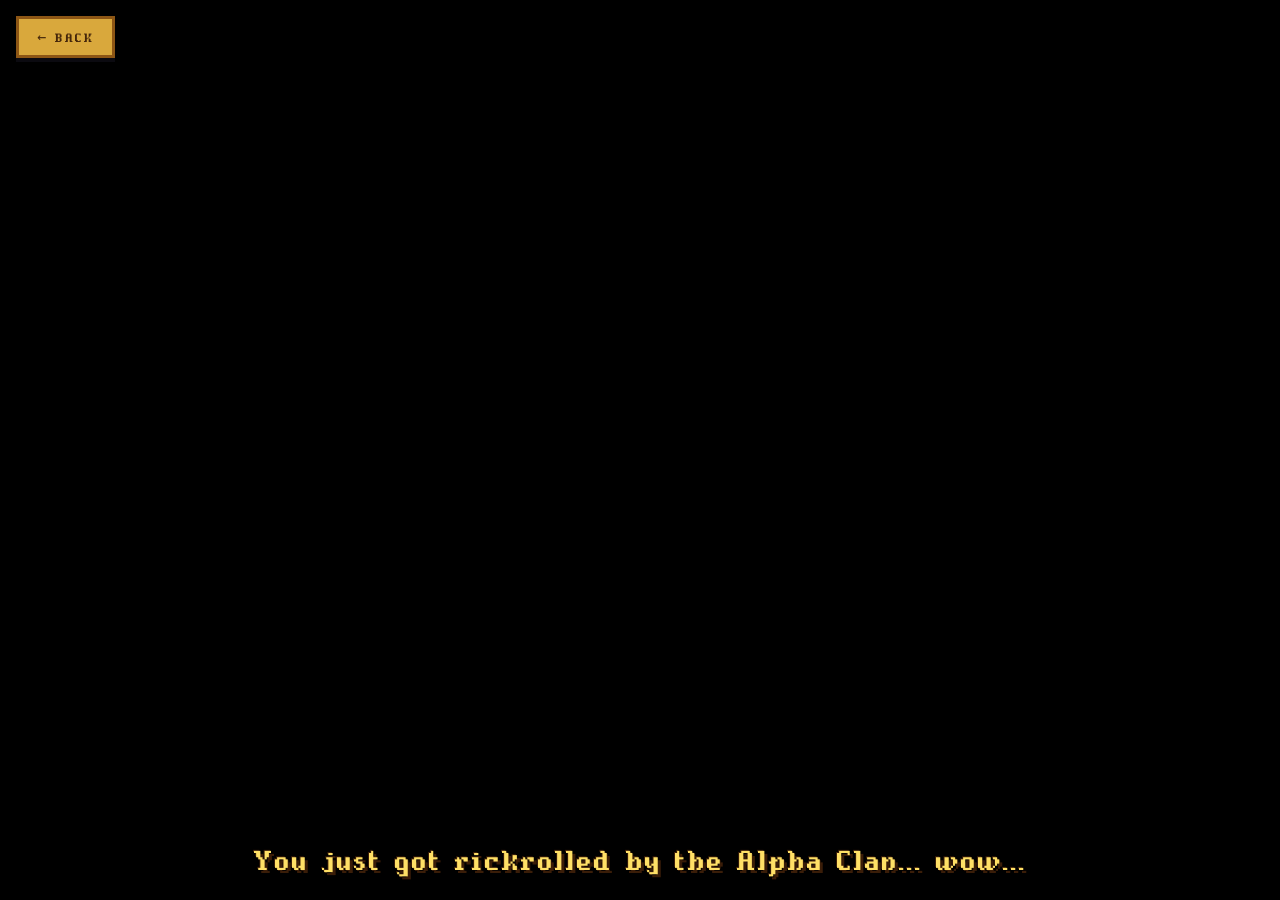
<file: secret.html>
<!DOCTYPE html>
<html lang="en">
<head>
  <meta charset="utf-8">
  <meta name="viewport" content="width=device-width, initial-scale=1">
  <title>ALPHA CLAN SECRET</title>
  <link rel="icon" href="images/alpha-clan-logo.png">
  <style>
    @font-face {
      font-family: "Compass";
      src: url("images/compass.ttf") format("truetype");
      font-display: swap;
    }
    html, body {
      height: 100%;
      margin: 0;
      overflow: hidden;
      background: #000;
    }
    .roll {
      position: fixed;
      inset: 0;
      width: 100%;
      height: 100%;
      object-fit: cover;
      background: #000;
    }
    .gotcha {
      position: fixed;
      left: 0;
      right: 0;
      bottom: 0;
      z-index: 2;
      padding: 18px 16px 22px;
      font-family: "Compass", monospace;
      font-size: clamp(16px, 3.2vw, 34px);
      letter-spacing: 2px;
      text-align: center;
      color: #ffe066;
      text-shadow: 3px 3px 0 #3a1d08, -1px -1px 0 #3a1d08;
      background: linear-gradient(180deg, transparent, rgba(0, 0, 0, .85) 45%);
      pointer-events: none;
    }
    /* Knopf zurueck zu den Events */
    .back {
      position: fixed;
      top: 16px;
      left: 16px;
      z-index: 3;
      display: inline-flex;
      align-items: center;
      gap: 10px;
      padding: 9px 18px;
      font-family: "Compass", monospace;
      font-size: 15px;
      letter-spacing: 2px;
      text-decoration: none;
      color: #45260a;
      background: #d9a83c;
      border: 3px solid #8d5615;
      box-shadow: 0 4px 0 #0b0a10;
    }
    .back:hover  { background: #ffe066; }
    .back:active { transform: translateY(4px); box-shadow: none; }
    .back:focus-visible { outline: 3px solid #ffe066; outline-offset: 3px; }
  </style>
</head>
<body>
  <a class="back" href="events.html">&larr; BACK</a>
  <video class="roll" src="videos/rickroll.mp4" autoplay muted loop playsinline></video>
  <div class="gotcha">You just got rickrolled by the Alpha Clan... wow...</div>
</body>
</html>
</file>
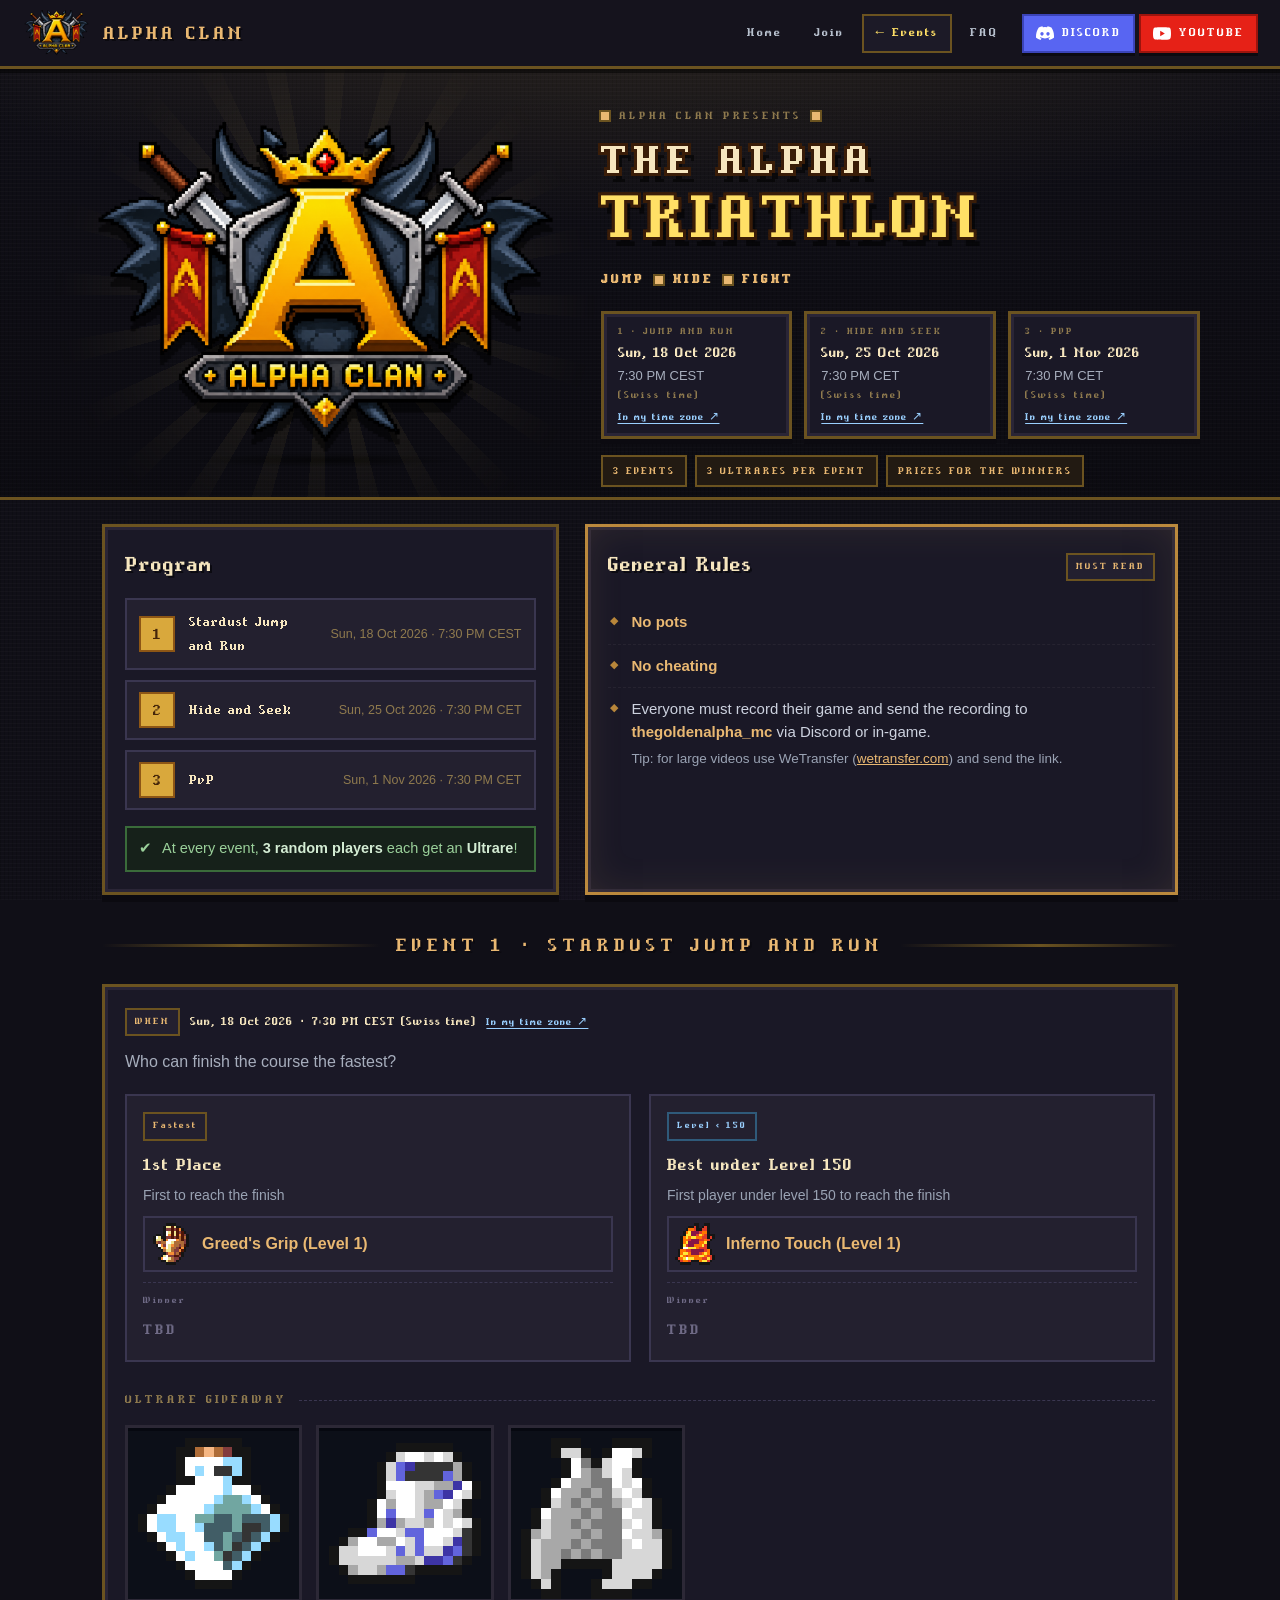
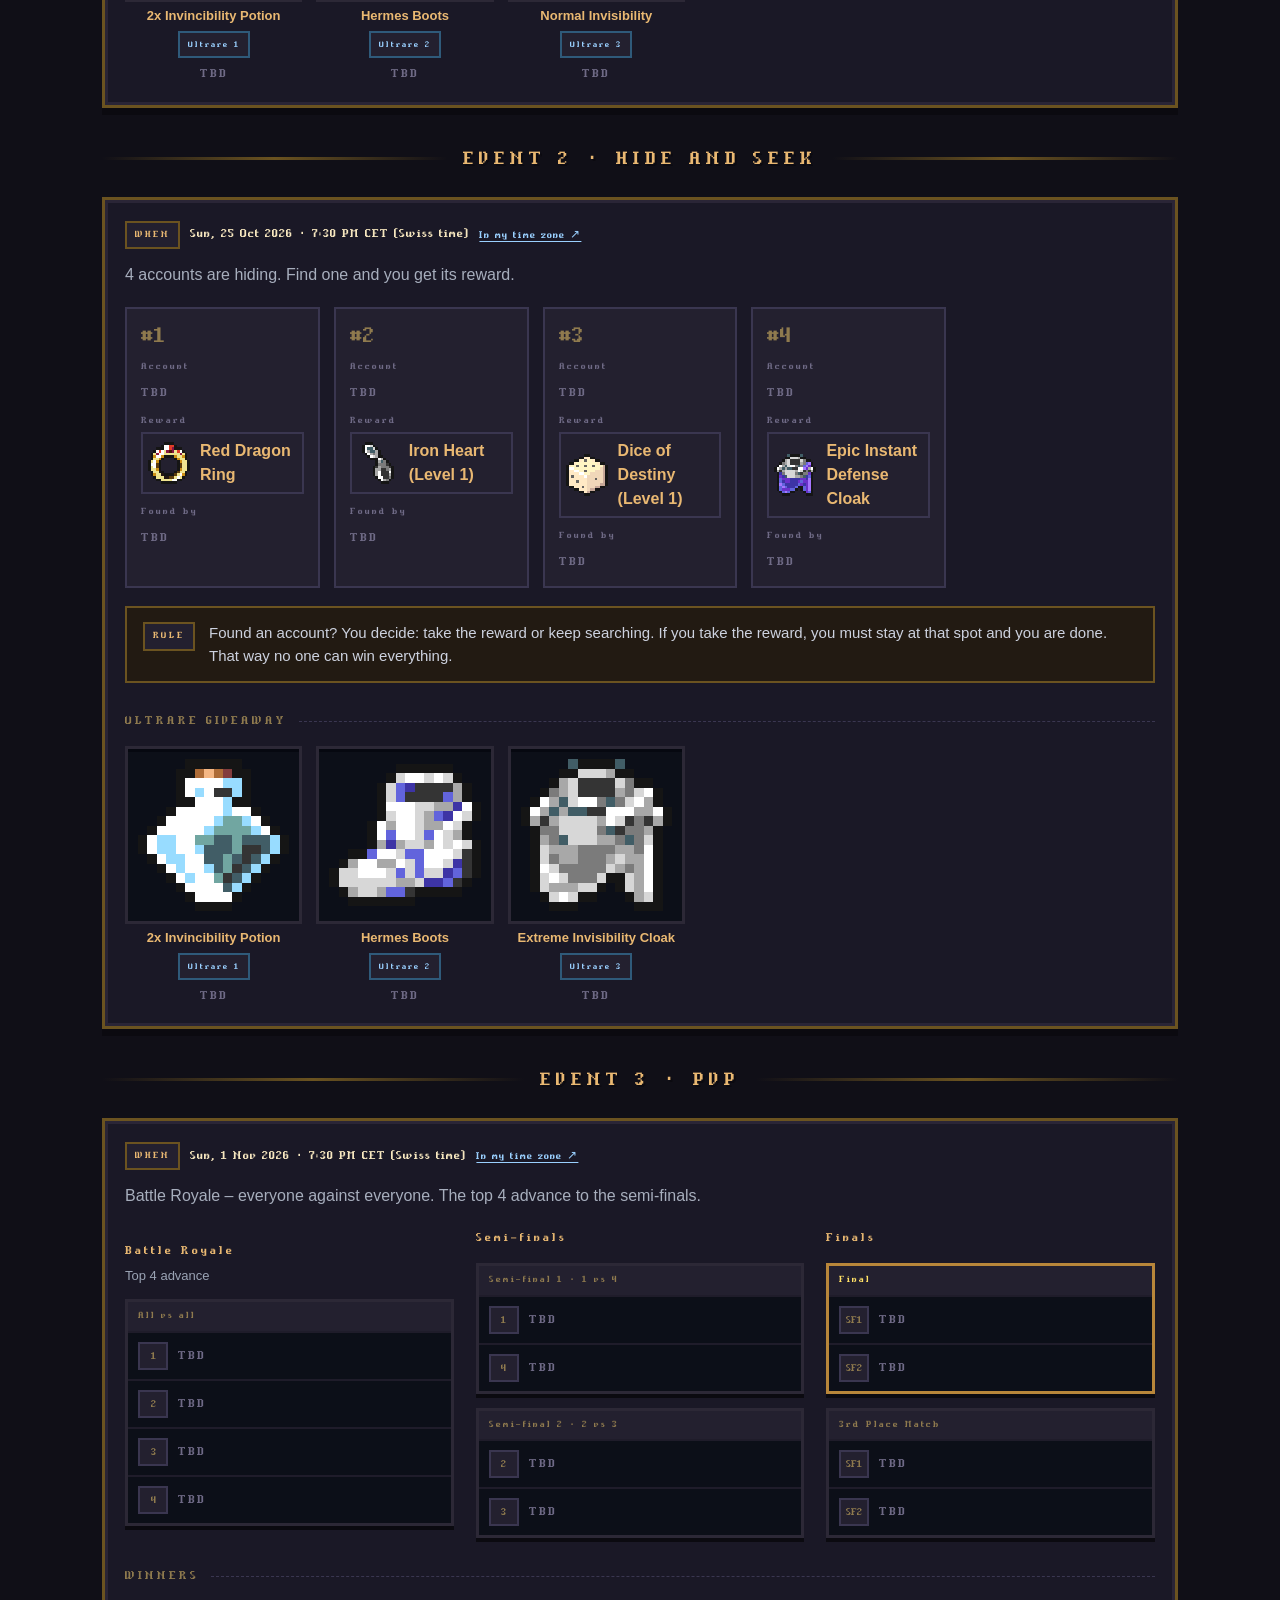
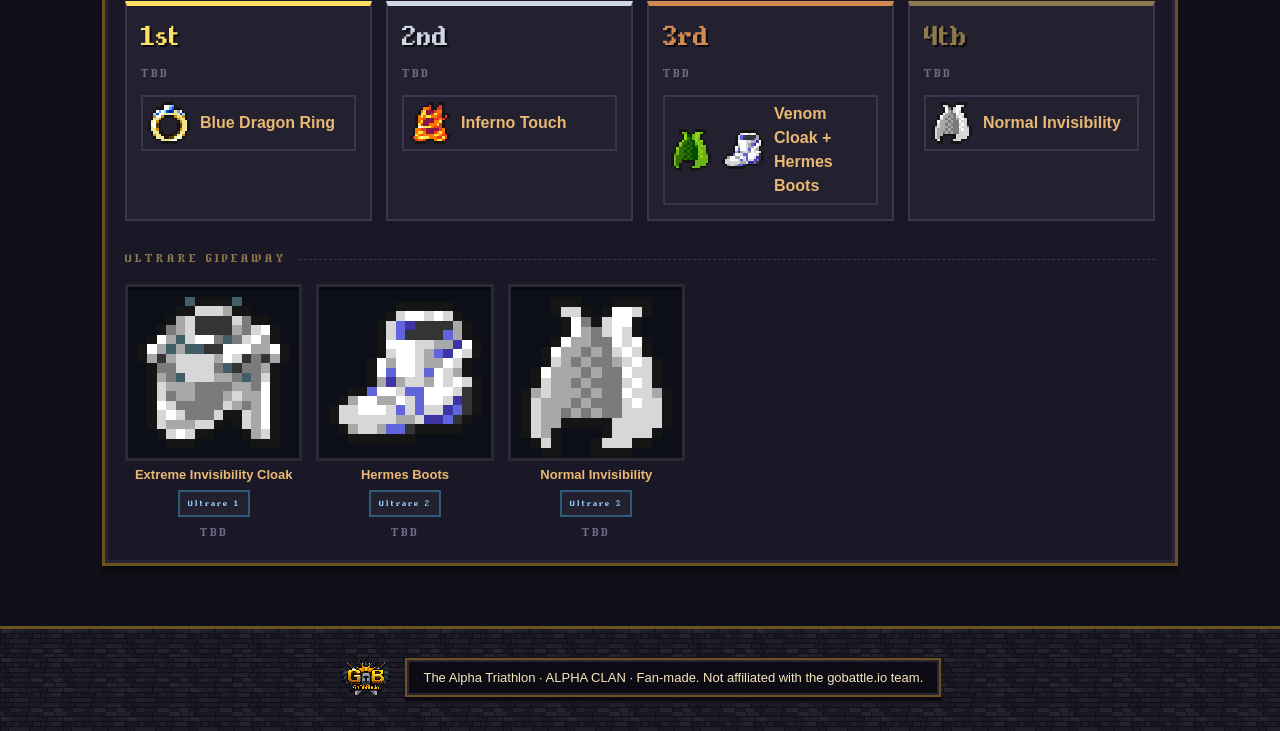
<file: turnier-1.html>
<!DOCTYPE html>
<html lang="en">
<head>
  <meta charset="utf-8">
  <title>The Alpha Triathlon – ALPHA CLAN</title>
  <meta name="robots" content="noindex">
  <meta http-equiv="refresh" content="0; url=alpha-triathlon.html">
  <link rel="canonical" href="alpha-triathlon.html">
  <script>location.replace("alpha-triathlon.html" + location.hash);</script>
</head>
<body>
  <p>This page has moved: <a href="alpha-triathlon.html">The Alpha Triathlon</a></p>
</body>
</html>
</file>
<file: css/base.css>
@font-face {
  font-family: "Compass";
  src: url("../images/compass.ttf") format("truetype");
  font-display: swap;
}

:root {
  --bg:      #100f17;
  --panel:   #1a1826;
  --panel2:  #23202f;
  --well:    #0c0f18;
  --bar:     #15131d;
  --edge:    #6b5320;
  --edge2:   #b8863a;
  --in:      #2a2536;
  --line:    #3a3650;
  --slot:    #2c2836;

  --gold:    #e9b872;
  --yellow:  #ffe066;
  --cream:   #f6e6bf;
  --brown:   #8f7a4e;
  --ink:     #3a1d08;
  --shadow:  #0b0a10;
  --text:    #cdd2df;
  --muted:   #9aa3b4;
  --soft:    #a7aebd;
  --hover:   #fff9b8;

  --green:   #9ad09a;
  --blue:    #9ad0ff;
  --red:     #ff9a8a;

  --btn:      #d9a83c;
  --btn-edge: #8d5615;
  --btn-ink:  #45260a;
  --discord:  #5865f2;
  --discord2: #3b44b8;
  --youtube:  #e62117;
  --youtube2: #9c140d;

  --stone:     #1d1a27;
  --brick-w:   36px;
  --brick-h:   17px;
  --cap:       18px;
  /* Ziegelmauer: 6 x 6 Ziegel pro Kachel, leicht unregelmaessig (Farbe, Laenge, Ecken) */
  --bricks:    url("data:image/svg+xml,%3Csvg xmlns='http://www.w3.org/2000/svg' viewBox='0 0 216 102' preserveAspectRatio='none' shape-rendering='crispEdges'%3E%3Crect x='2' y='0' width='34' height='15' fill='%23fff' fill-opacity='0.046'/%3E%3Crect x='2' y='0' width='34' height='1' fill='%23fff' fill-opacity='0.05'/%3E%3Crect x='2' y='14' width='34' height='1' fill='%23000' fill-opacity='0.12'/%3E%3Crect x='32' y='0' width='4' height='4' fill='%23000' fill-opacity='0.3'/%3E%3Crect x='0' y='0' width='2' height='17' fill='%23000' fill-opacity='0.42'/%3E%3Crect x='38' y='0' width='52' height='15' fill='%23fff' fill-opacity='0.012'/%3E%3Crect x='38' y='0' width='52' height='1' fill='%23fff' fill-opacity='0.05'/%3E%3Crect x='38' y='14' width='52' height='1' fill='%23000' fill-opacity='0.12'/%3E%3Crect x='36' y='0' width='2' height='17' fill='%23000' fill-opacity='0.42'/%3E%3Crect x='92' y='0' width='34' height='15' fill='%23fff' fill-opacity='0.012'/%3E%3Crect x='92' y='0' width='34' height='1' fill='%23fff' fill-opacity='0.05'/%3E%3Crect x='92' y='14' width='34' height='1' fill='%23000' fill-opacity='0.12'/%3E%3Crect x='92' y='0' width='4' height='4' fill='%23000' fill-opacity='0.3'/%3E%3Crect x='90' y='0' width='2' height='17' fill='%23000' fill-opacity='0.42'/%3E%3Crect x='128' y='0' width='34' height='15' fill='%23000' fill-opacity='0.067'/%3E%3Crect x='128' y='0' width='34' height='1' fill='%23fff' fill-opacity='0.05'/%3E%3Crect x='128' y='14' width='34' height='1' fill='%23000' fill-opacity='0.12'/%3E%3Crect x='126' y='0' width='2' height='17' fill='%23000' fill-opacity='0.42'/%3E%3Crect x='164' y='0' width='34' height='15' fill='%23fff' fill-opacity='0.014'/%3E%3Crect x='164' y='0' width='34' height='1' fill='%23fff' fill-opacity='0.05'/%3E%3Crect x='164' y='14' width='34' height='1' fill='%23000' fill-opacity='0.12'/%3E%3Crect x='162' y='0' width='2' height='17' fill='%23000' fill-opacity='0.42'/%3E%3Crect x='200' y='0' width='16' height='15' fill='%23fff' fill-opacity='0.033'/%3E%3Crect x='200' y='14' width='16' height='1' fill='%23000' fill-opacity='0.12'/%3E%3Crect x='198' y='0' width='2' height='17' fill='%23000' fill-opacity='0.42'/%3E%3Crect x='0' y='15' width='216' height='2' fill='%23000' fill-opacity='0.42'/%3E%3Crect x='20' y='17' width='22' height='15' fill='%23000' fill-opacity='0.048'/%3E%3Crect x='20' y='17' width='22' height='1' fill='%23fff' fill-opacity='0.05'/%3E%3Crect x='20' y='31' width='22' height='1' fill='%23000' fill-opacity='0.12'/%3E%3Crect x='18' y='17' width='2' height='17' fill='%23000' fill-opacity='0.42'/%3E%3Crect x='44' y='17' width='22' height='15' fill='%23fff' fill-opacity='0.013'/%3E%3Crect x='44' y='17' width='22' height='1' fill='%23fff' fill-opacity='0.05'/%3E%3Crect x='44' y='31' width='22' height='1' fill='%23000' fill-opacity='0.12'/%3E%3Crect x='62' y='17' width='4' height='4' fill='%23000' fill-opacity='0.3'/%3E%3Crect x='42' y='17' width='2' height='17' fill='%23000' fill-opacity='0.42'/%3E%3Crect x='68' y='17' width='42' height='15' fill='%23000' fill-opacity='0.154'/%3E%3Crect x='68' y='17' width='42' height='1' fill='%23fff' fill-opacity='0.05'/%3E%3Crect x='68' y='31' width='42' height='1' fill='%23000' fill-opacity='0.12'/%3E%3Crect x='66' y='17' width='2' height='17' fill='%23000' fill-opacity='0.42'/%3E%3Crect x='112' y='17' width='26' height='15' fill='%23fff' fill-opacity='0.024'/%3E%3Crect x='112' y='17' width='26' height='1' fill='%23fff' fill-opacity='0.05'/%3E%3Crect x='112' y='31' width='26' height='1' fill='%23000' fill-opacity='0.12'/%3E%3Crect x='110' y='17' width='2' height='17' fill='%23000' fill-opacity='0.42'/%3E%3Crect x='140' y='17' width='34' height='15' fill='%23000' fill-opacity='0.015'/%3E%3Crect x='140' y='17' width='34' height='1' fill='%23fff' fill-opacity='0.05'/%3E%3Crect x='140' y='31' width='34' height='1' fill='%23000' fill-opacity='0.12'/%3E%3Crect x='155' y='20' width='1' height='9' fill='%23000' fill-opacity='0.35'/%3E%3Crect x='138' y='17' width='2' height='17' fill='%23000' fill-opacity='0.42'/%3E%3Crect x='176' y='17' width='34' height='15' fill='%23fff' fill-opacity='0.037'/%3E%3Crect x='176' y='17' width='34' height='1' fill='%23fff' fill-opacity='0.05'/%3E%3Crect x='176' y='31' width='34' height='1' fill='%23000' fill-opacity='0.12'/%3E%3Crect x='174' y='17' width='2' height='17' fill='%23000' fill-opacity='0.42'/%3E%3Crect x='212' y='17' width='22' height='15' fill='%23000' fill-opacity='0.151'/%3E%3Crect x='-4' y='17' width='22' height='15' fill='%23000' fill-opacity='0.151'/%3E%3Crect x='212' y='17' width='22' height='1' fill='%23fff' fill-opacity='0.05'/%3E%3Crect x='-4' y='17' width='22' height='1' fill='%23fff' fill-opacity='0.05'/%3E%3Crect x='212' y='31' width='22' height='1' fill='%23000' fill-opacity='0.12'/%3E%3Crect x='-4' y='31' width='22' height='1' fill='%23000' fill-opacity='0.12'/%3E%3Crect x='210' y='17' width='2' height='17' fill='%23000' fill-opacity='0.42'/%3E%3Crect x='0' y='32' width='216' height='2' fill='%23000' fill-opacity='0.42'/%3E%3Crect x='2' y='34' width='26' height='15' fill='%23000' fill-opacity='0.072'/%3E%3Crect x='2' y='34' width='26' height='1' fill='%23fff' fill-opacity='0.05'/%3E%3Crect x='2' y='48' width='26' height='1' fill='%23000' fill-opacity='0.12'/%3E%3Crect x='0' y='34' width='2' height='17' fill='%23000' fill-opacity='0.42'/%3E%3Crect x='30' y='34' width='34' height='15' fill='%23fff' fill-opacity='0.021'/%3E%3Crect x='30' y='34' width='34' height='1' fill='%23fff' fill-opacity='0.05'/%3E%3Crect x='30' y='48' width='34' height='1' fill='%23000' fill-opacity='0.12'/%3E%3Crect x='28' y='34' width='2' height='17' fill='%23000' fill-opacity='0.42'/%3E%3Crect x='66' y='34' width='34' height='15' fill='%23fff' fill-opacity='0.016'/%3E%3Crect x='66' y='34' width='34' height='1' fill='%23fff' fill-opacity='0.05'/%3E%3Crect x='66' y='48' width='34' height='1' fill='%23000' fill-opacity='0.12'/%3E%3Crect x='64' y='34' width='2' height='17' fill='%23000' fill-opacity='0.42'/%3E%3Crect x='102' y='34' width='52' height='15' fill='%23000' fill-opacity='0.094'/%3E%3Crect x='102' y='34' width='52' height='1' fill='%23fff' fill-opacity='0.05'/%3E%3Crect x='102' y='48' width='52' height='1' fill='%23000' fill-opacity='0.12'/%3E%3Crect x='150' y='45' width='4' height='4' fill='%23000' fill-opacity='0.3'/%3E%3Crect x='100' y='34' width='2' height='17' fill='%23000' fill-opacity='0.42'/%3E%3Crect x='156' y='34' width='52' height='15' fill='%23000' fill-opacity='0.02'/%3E%3Crect x='156' y='48' width='52' height='1' fill='%23000' fill-opacity='0.12'/%3E%3Crect x='154' y='34' width='2' height='17' fill='%23000' fill-opacity='0.42'/%3E%3Crect x='0' y='49' width='216' height='2' fill='%23000' fill-opacity='0.42'/%3E%3Crect x='20' y='51' width='22' height='15' fill='%23000' fill-opacity='0.101'/%3E%3Crect x='20' y='51' width='22' height='1' fill='%23fff' fill-opacity='0.05'/%3E%3Crect x='20' y='65' width='22' height='1' fill='%23000' fill-opacity='0.12'/%3E%3Crect x='20' y='62' width='4' height='4' fill='%23000' fill-opacity='0.3'/%3E%3Crect x='18' y='51' width='2' height='17' fill='%23000' fill-opacity='0.42'/%3E%3Crect x='44' y='51' width='52' height='15' fill='%23000' fill-opacity='0.008'/%3E%3Crect x='44' y='51' width='52' height='1' fill='%23fff' fill-opacity='0.05'/%3E%3Crect x='44' y='65' width='52' height='1' fill='%23000' fill-opacity='0.12'/%3E%3Crect x='44' y='62' width='4' height='4' fill='%23000' fill-opacity='0.3'/%3E%3Crect x='42' y='51' width='2' height='17' fill='%23000' fill-opacity='0.42'/%3E%3Crect x='98' y='51' width='52' height='15' fill='%23000' fill-opacity='0.033'/%3E%3Crect x='98' y='51' width='52' height='1' fill='%23fff' fill-opacity='0.05'/%3E%3Crect x='98' y='65' width='52' height='1' fill='%23000' fill-opacity='0.12'/%3E%3Crect x='96' y='51' width='2' height='17' fill='%23000' fill-opacity='0.42'/%3E%3Crect x='152' y='51' width='52' height='15' fill='%23fff' fill-opacity='0.029'/%3E%3Crect x='152' y='51' width='52' height='1' fill='%23fff' fill-opacity='0.05'/%3E%3Crect x='152' y='65' width='52' height='1' fill='%23000' fill-opacity='0.12'/%3E%3Crect x='150' y='51' width='2' height='17' fill='%23000' fill-opacity='0.42'/%3E%3Crect x='206' y='51' width='28' height='15' fill='%23000' fill-opacity='0.05'/%3E%3Crect x='-10' y='51' width='28' height='15' fill='%23000' fill-opacity='0.05'/%3E%3Crect x='206' y='51' width='28' height='1' fill='%23fff' fill-opacity='0.05'/%3E%3Crect x='-10' y='51' width='28' height='1' fill='%23fff' fill-opacity='0.05'/%3E%3Crect x='206' y='65' width='28' height='1' fill='%23000' fill-opacity='0.12'/%3E%3Crect x='-10' y='65' width='28' height='1' fill='%23000' fill-opacity='0.12'/%3E%3Crect x='204' y='51' width='2' height='17' fill='%23000' fill-opacity='0.42'/%3E%3Crect x='0' y='66' width='216' height='2' fill='%23000' fill-opacity='0.42'/%3E%3Crect x='34' y='68' width='34' height='15' fill='%23fff' fill-opacity='0.022'/%3E%3Crect x='34' y='82' width='34' height='1' fill='%23000' fill-opacity='0.12'/%3E%3Crect x='64' y='79' width='4' height='4' fill='%23000' fill-opacity='0.3'/%3E%3Crect x='32' y='68' width='2' height='17' fill='%23000' fill-opacity='0.42'/%3E%3Crect x='70' y='68' width='34' height='15' fill='%23000' fill-opacity='0.036'/%3E%3Crect x='70' y='68' width='34' height='1' fill='%23fff' fill-opacity='0.05'/%3E%3Crect x='70' y='82' width='34' height='1' fill='%23000' fill-opacity='0.12'/%3E%3Crect x='68' y='68' width='2' height='17' fill='%23000' fill-opacity='0.42'/%3E%3Crect x='106' y='68' width='42' height='15' fill='%23fff' fill-opacity='0.042'/%3E%3Crect x='106' y='82' width='42' height='1' fill='%23000' fill-opacity='0.12'/%3E%3Crect x='104' y='68' width='2' height='17' fill='%23000' fill-opacity='0.42'/%3E%3Crect x='150' y='68' width='34' height='15' fill='%23000' fill-opacity='0.129'/%3E%3Crect x='150' y='68' width='34' height='1' fill='%23fff' fill-opacity='0.05'/%3E%3Crect x='150' y='82' width='34' height='1' fill='%23000' fill-opacity='0.12'/%3E%3Crect x='148' y='68' width='2' height='17' fill='%23000' fill-opacity='0.42'/%3E%3Crect x='186' y='68' width='26' height='15' fill='%23fff' fill-opacity='0.042'/%3E%3Crect x='186' y='68' width='26' height='1' fill='%23fff' fill-opacity='0.05'/%3E%3Crect x='186' y='82' width='26' height='1' fill='%23000' fill-opacity='0.12'/%3E%3Crect x='184' y='68' width='2' height='17' fill='%23000' fill-opacity='0.42'/%3E%3Crect x='214' y='68' width='34' height='15' fill='%23000' fill-opacity='0.129'/%3E%3Crect x='-2' y='68' width='34' height='15' fill='%23000' fill-opacity='0.129'/%3E%3Crect x='214' y='82' width='34' height='1' fill='%23000' fill-opacity='0.12'/%3E%3Crect x='-2' y='82' width='34' height='1' fill='%23000' fill-opacity='0.12'/%3E%3Crect x='212' y='68' width='2' height='17' fill='%23000' fill-opacity='0.42'/%3E%3Crect x='0' y='83' width='216' height='2' fill='%23000' fill-opacity='0.42'/%3E%3Crect x='20' y='85' width='34' height='15' fill='%23000' fill-opacity='0.158'/%3E%3Crect x='20' y='99' width='34' height='1' fill='%23000' fill-opacity='0.12'/%3E%3Crect x='50' y='85' width='4' height='4' fill='%23000' fill-opacity='0.3'/%3E%3Crect x='18' y='85' width='2' height='17' fill='%23000' fill-opacity='0.42'/%3E%3Crect x='56' y='85' width='34' height='15' fill='%23000' fill-opacity='0.062'/%3E%3Crect x='56' y='99' width='34' height='1' fill='%23000' fill-opacity='0.12'/%3E%3Crect x='54' y='85' width='2' height='17' fill='%23000' fill-opacity='0.42'/%3E%3Crect x='92' y='85' width='34' height='15' fill='%23000' fill-opacity='0.102'/%3E%3Crect x='92' y='85' width='34' height='1' fill='%23fff' fill-opacity='0.05'/%3E%3Crect x='92' y='99' width='34' height='1' fill='%23000' fill-opacity='0.12'/%3E%3Crect x='90' y='85' width='2' height='17' fill='%23000' fill-opacity='0.42'/%3E%3Crect x='128' y='85' width='22' height='15' fill='%23000' fill-opacity='0.119'/%3E%3Crect x='128' y='85' width='22' height='1' fill='%23fff' fill-opacity='0.05'/%3E%3Crect x='128' y='99' width='22' height='1' fill='%23000' fill-opacity='0.12'/%3E%3Crect x='128' y='85' width='4' height='4' fill='%23000' fill-opacity='0.3'/%3E%3Crect x='126' y='85' width='2' height='17' fill='%23000' fill-opacity='0.42'/%3E%3Crect x='152' y='85' width='34' height='15' fill='%23fff' fill-opacity='0.042'/%3E%3Crect x='152' y='85' width='34' height='1' fill='%23fff' fill-opacity='0.05'/%3E%3Crect x='152' y='99' width='34' height='1' fill='%23000' fill-opacity='0.12'/%3E%3Crect x='150' y='85' width='2' height='17' fill='%23000' fill-opacity='0.42'/%3E%3Crect x='188' y='85' width='42' height='15' fill='%23fff' fill-opacity='0.024'/%3E%3Crect x='-28' y='85' width='42' height='15' fill='%23fff' fill-opacity='0.024'/%3E%3Crect x='188' y='85' width='42' height='1' fill='%23fff' fill-opacity='0.05'/%3E%3Crect x='-28' y='85' width='42' height='1' fill='%23fff' fill-opacity='0.05'/%3E%3Crect x='188' y='99' width='42' height='1' fill='%23000' fill-opacity='0.12'/%3E%3Crect x='-28' y='99' width='42' height='1' fill='%23000' fill-opacity='0.12'/%3E%3Crect x='188' y='85' width='4' height='4' fill='%23000' fill-opacity='0.3'/%3E%3Crect x='186' y='85' width='2' height='17' fill='%23000' fill-opacity='0.42'/%3E%3Crect x='0' y='100' width='216' height='2' fill='%23000' fill-opacity='0.42'/%3E%3C/svg%3E");
  /* Abdecksteine oben auf den Mauern (Platten mit Kante, Schatten, Flecken) */
  --capstones: url("data:image/svg+xml,%3Csvg xmlns='http://www.w3.org/2000/svg' viewBox='0 0 216 18' preserveAspectRatio='none' shape-rendering='crispEdges'%3E%3Crect x='0' y='0' width='216' height='18' fill='%233a3350'/%3E%3Crect x='9' y='0' width='58' height='18' fill='%23fff' fill-opacity='0.029'/%3E%3Crect x='9' y='0' width='58' height='2' fill='%23fff' fill-opacity='0.1'/%3E%3Crect x='9' y='15' width='58' height='3' fill='%23000' fill-opacity='0.25'/%3E%3Crect x='51' y='5' width='2' height='2' fill='%23fff' fill-opacity='0.12'/%3E%3Crect x='16' y='11' width='4' height='1' fill='%23fff' fill-opacity='0.18'/%3E%3Crect x='52' y='5' width='4' height='1' fill='%23000' fill-opacity='0.12'/%3E%3Crect x='13' y='6' width='2' height='1' fill='%23fff' fill-opacity='0.18'/%3E%3Crect x='39' y='6' width='4' height='1' fill='%23fff' fill-opacity='0.18'/%3E%3Crect x='9' y='0' width='4' height='3' fill='%23000' fill-opacity='0.35'/%3E%3Crect x='7' y='0' width='2' height='18' fill='%23000' fill-opacity='0.45'/%3E%3Crect x='69' y='0' width='52' height='18' fill='%23000' fill-opacity='0.14'/%3E%3Crect x='69' y='0' width='52' height='2' fill='%23fff' fill-opacity='0.1'/%3E%3Crect x='69' y='15' width='52' height='3' fill='%23000' fill-opacity='0.25'/%3E%3Crect x='87' y='8' width='2' height='2' fill='%23000' fill-opacity='0.12'/%3E%3Crect x='107' y='4' width='3' height='1' fill='%23fff' fill-opacity='0.18'/%3E%3Crect x='69' y='0' width='4' height='3' fill='%23000' fill-opacity='0.35'/%3E%3Crect x='67' y='0' width='2' height='18' fill='%23000' fill-opacity='0.45'/%3E%3Crect x='123' y='0' width='52' height='18' fill='%23000' fill-opacity='0.029'/%3E%3Crect x='123' y='0' width='52' height='2' fill='%23fff' fill-opacity='0.1'/%3E%3Crect x='123' y='15' width='52' height='3' fill='%23000' fill-opacity='0.25'/%3E%3Crect x='155' y='9' width='4' height='2' fill='%23fff' fill-opacity='0.12'/%3E%3Crect x='161' y='6' width='4' height='2' fill='%23fff' fill-opacity='0.12'/%3E%3Crect x='123' y='0' width='4' height='3' fill='%23000' fill-opacity='0.35'/%3E%3Crect x='121' y='0' width='2' height='18' fill='%23000' fill-opacity='0.45'/%3E%3Crect x='177' y='0' width='46' height='18' fill='%23fff' fill-opacity='0.026'/%3E%3Crect x='-39' y='0' width='46' height='18' fill='%23fff' fill-opacity='0.026'/%3E%3Crect x='177' y='0' width='46' height='2' fill='%23fff' fill-opacity='0.1'/%3E%3Crect x='-39' y='0' width='46' height='2' fill='%23fff' fill-opacity='0.1'/%3E%3Crect x='177' y='15' width='46' height='3' fill='%23000' fill-opacity='0.25'/%3E%3Crect x='-39' y='15' width='46' height='3' fill='%23000' fill-opacity='0.25'/%3E%3Crect x='185' y='3' width='2' height='2' fill='%23fff' fill-opacity='0.12'/%3E%3Crect x='214' y='6' width='3' height='1' fill='%23000' fill-opacity='0.18'/%3E%3Crect x='-2' y='6' width='3' height='1' fill='%23000' fill-opacity='0.18'/%3E%3Crect x='203' y='4' width='3' height='2' fill='%23000' fill-opacity='0.12'/%3E%3Crect x='219' y='0' width='4' height='3' fill='%23000' fill-opacity='0.35'/%3E%3Crect x='3' y='0' width='4' height='3' fill='%23000' fill-opacity='0.35'/%3E%3Crect x='175' y='0' width='2' height='18' fill='%23000' fill-opacity='0.45'/%3E%3C/svg%3E");

  --px: "Compass", monospace;
  --b:  "Trebuchet MS", Tahoma, sans-serif;

  --outline-3: -3px 0 var(--ink), 3px 0 var(--ink), 0 -3px var(--ink), 0 3px var(--ink),
               -3px -3px var(--ink), 3px -3px var(--ink), -3px 3px var(--ink), 3px 3px var(--ink),
               6px 9px 0 rgba(0, 0, 0, .55);
}

*, *::before, *::after { box-sizing: border-box; margin: 0; padding: 0; }

html { scroll-behavior: smooth; }

[id] { scroll-margin-top: 90px; }

body {
  min-height: 100vh;
  display: flex;
  flex-direction: column;
  font-family: var(--b);
  font-size: 16px;
  line-height: 1.5;
  color: var(--text);
  background-color: var(--bg);
  background-image:
    radial-gradient(120% 60% at 50% -8%, rgba(230, 189, 92, .16), transparent 55%),
    radial-gradient(90% 70% at 50% 120%, rgba(60, 40, 90, .18), transparent 60%),
    repeating-linear-gradient(0deg, rgba(255, 255, 255, .018) 0 1px, transparent 1px 4px),
    repeating-linear-gradient(90deg, rgba(0, 0, 0, .16) 0 1px, transparent 1px 4px);
  background-attachment: fixed;
}

a       { color: var(--gold); }
a:hover { color: var(--hover); }
img     { display: block; }

.i-discord {
  display: inline-block;
  flex: none;
  width: 18px;
  height: 14px;
  background: currentColor;
  -webkit-mask: url("data:image/svg+xml,%3Csvg xmlns='http://www.w3.org/2000/svg' viewBox='0 0 24 18'%3E%3Cpath d='M20.3 1.5A19.6 19.6 0 0 0 15.4 0l-.6 1.3a18.2 18.2 0 0 0-5.6 0L8.6 0a19.5 19.5 0 0 0-4.9 1.5C.6 6.2-.3 10.8.1 15.3a19.8 19.8 0 0 0 6 3l1.3-2.1a12.8 12.8 0 0 1-2-1l.5-.4a14 14 0 0 0 12.2 0l.5.4-2 1 1.3 2.1a19.7 19.7 0 0 0 6-3c.5-5.2-.8-9.8-3.6-13.8ZM8 12.5c-1.2 0-2.2-1.1-2.2-2.4S6.8 7.7 8 7.7s2.2 1.1 2.2 2.4-1 2.4-2.2 2.4Zm8 0c-1.2 0-2.2-1.1-2.2-2.4s1-2.4 2.2-2.4 2.2 1.1 2.2 2.4-1 2.4-2.2 2.4Z'/%3E%3C/svg%3E") center / contain no-repeat;
          mask: url("data:image/svg+xml,%3Csvg xmlns='http://www.w3.org/2000/svg' viewBox='0 0 24 18'%3E%3Cpath d='M20.3 1.5A19.6 19.6 0 0 0 15.4 0l-.6 1.3a18.2 18.2 0 0 0-5.6 0L8.6 0a19.5 19.5 0 0 0-4.9 1.5C.6 6.2-.3 10.8.1 15.3a19.8 19.8 0 0 0 6 3l1.3-2.1a12.8 12.8 0 0 1-2-1l.5-.4a14 14 0 0 0 12.2 0l.5.4-2 1 1.3 2.1a19.7 19.7 0 0 0 6-3c.5-5.2-.8-9.8-3.6-13.8ZM8 12.5c-1.2 0-2.2-1.1-2.2-2.4S6.8 7.7 8 7.7s2.2 1.1 2.2 2.4-1 2.4-2.2 2.4Zm8 0c-1.2 0-2.2-1.1-2.2-2.4s1-2.4 2.2-2.4 2.2 1.1 2.2 2.4-1 2.4-2.2 2.4Z'/%3E%3C/svg%3E") center / contain no-repeat;
}

.i-youtube {
  display: inline-block;
  flex: none;
  width: 18px;
  height: 13px;
  background: currentColor;
  -webkit-mask: url("data:image/svg+xml,%3Csvg xmlns='http://www.w3.org/2000/svg' viewBox='0 0 24 17'%3E%3Cpath fill-rule='evenodd' d='M23.5 2.7A3 3 0 0 0 21.4.5C19.5 0 12 0 12 0S4.5 0 2.6.5A3 3 0 0 0 .5 2.7C0 4.6 0 8.5 0 8.5s0 3.9.5 5.8a3 3 0 0 0 2.1 2.2c1.9.5 9.4.5 9.4.5s7.5 0 9.4-.5a3 3 0 0 0 2.1-2.2c.5-1.9.5-5.8.5-5.8s0-3.9-.5-5.8ZM9.6 12.1V4.9l6.2 3.6-6.2 3.6Z'/%3E%3C/svg%3E") center / contain no-repeat;
          mask: url("data:image/svg+xml,%3Csvg xmlns='http://www.w3.org/2000/svg' viewBox='0 0 24 17'%3E%3Cpath fill-rule='evenodd' d='M23.5 2.7A3 3 0 0 0 21.4.5C19.5 0 12 0 12 0S4.5 0 2.6.5A3 3 0 0 0 .5 2.7C0 4.6 0 8.5 0 8.5s0 3.9.5 5.8a3 3 0 0 0 2.1 2.2c1.9.5 9.4.5 9.4.5s7.5 0 9.4-.5a3 3 0 0 0 2.1-2.2c.5-1.9.5-5.8.5-5.8s0-3.9-.5-5.8ZM9.6 12.1V4.9l6.2 3.6-6.2 3.6Z'/%3E%3C/svg%3E") center / contain no-repeat;
}

.stud {
  flex: none;
  width: 8px;
  height: 8px;
  background: var(--gold);
  box-shadow: 0 0 0 2px var(--edge);
}

.topbar {
  position: sticky;
  top: 0;
  z-index: 20;
  display: flex;
  align-items: center;
  justify-content: space-between;
  gap: 16px;
  padding: 10px 22px;
  background: var(--bar);
  border-bottom: 3px solid var(--edge);
  box-shadow: 0 4px 0 rgba(0, 0, 0, .5);
}

.brand {
  display: flex;
  align-items: center;
  gap: 12px;
  text-decoration: none;
}
.brand img { height: 46px; width: auto; }
.brand span {
  font-family: var(--px);
  font-size: 22px;
  letter-spacing: 3px;
  color: var(--gold);
  text-shadow: 2px 2px 0 var(--shadow);
}

.topnav {
  display: flex;
  align-items: center;
  flex-wrap: wrap;
  gap: 4px;
}
.topnav a {
  font-family: var(--px);
  font-size: 14px;
  letter-spacing: 2px;
  color: #b9c2d0;
  text-decoration: none;
  padding: 7px 12px;
  border: 2px solid transparent;
}
.topnav a:hover {
  color: var(--hover);
  border-color: #4a465e;
  background: #1c1a27;
}
.topnav a.on {
  color: var(--yellow);
  border-color: var(--edge);
  background: #1c1a27;
}
.topnav a.dc {
  display: inline-flex;
  align-items: center;
  gap: 8px;
  margin-left: 6px;
  color: #fff;
  background: var(--discord);
  border-color: var(--discord2);
  box-shadow: 0 3px 0 var(--shadow);
}
.topnav a.dc:hover { background: #6b77ff; }
.topnav a.yt {
  display: inline-flex;
  align-items: center;
  gap: 8px;
  color: #fff;
  background: var(--youtube);
  border-color: var(--youtube2);
  box-shadow: 0 3px 0 var(--shadow);
}
.topnav a.yt:hover { background: #ff3b30; }

.menu-btn {
  display: none;
  flex: none;
  width: 48px;
  height: 44px;
  place-items: center;
  cursor: pointer;
  background: var(--panel2);
  border: 2px solid var(--line);
  box-shadow: 0 3px 0 var(--shadow);
  -webkit-tap-highlight-color: transparent;
}
.menu-btn:hover,
.menu-btn[aria-expanded="true"] { border-color: var(--edge2); }
.menu-btn:active { transform: translateY(3px); box-shadow: none; }

.menu-btn span,
.menu-btn span::before,
.menu-btn span::after {
  display: block;
  width: 22px;
  height: 3px;
  background: var(--gold);
  transition: transform 120ms steps(3), background 120ms steps(3);
}
.menu-btn span { position: relative; }
.menu-btn span::before,
.menu-btn span::after {
  content: "";
  position: absolute;
  left: 0;
}
.menu-btn span::before { top: -7px; }
.menu-btn span::after  { top: 7px; }

.menu-btn[aria-expanded="true"] span { background: transparent; }
.menu-btn[aria-expanded="true"] span::before { transform: translateY(7px) rotate(45deg); }
.menu-btn[aria-expanded="true"] span::after  { transform: translateY(-7px) rotate(-45deg); }

@keyframes drop {
  from { opacity: 0; transform: translateY(-8px); }
}

.hero {
  overflow: hidden;
  overflow: clip;
  text-align: center;
  padding: 36px 20px 20px;
}

.stage {
  position: relative;
  width: 540px;
  max-width: 94%;
  margin: 0 auto;
}
.stage::before {
  content: "";
  position: absolute;
  left: 50%;
  top: 50%;
  width: 80%;
  aspect-ratio: 1;
  transform: translate(-50%, -50%);
  background: radial-gradient(closest-side, rgba(255, 200, 90, .30), rgba(255, 200, 90, .08) 55%, transparent 72%);
  pointer-events: none;
}

.rays {
  position: absolute;
  left: 50%;
  top: 50%;
  width: 160%;
  aspect-ratio: 1;
  transform: translate(-50%, -50%);
  background: repeating-conic-gradient(rgba(255, 224, 102, .09) 0 5deg, transparent 5deg 15deg);
  -webkit-mask: radial-gradient(closest-side, #000 15%, transparent 70%);
          mask: radial-gradient(closest-side, #000 15%, transparent 70%);
  animation: spin 90s linear infinite;
  pointer-events: none;
}

.crest {
  position: relative;
  z-index: 3;
  width: 100%;
  margin: 0 auto;
  filter: drop-shadow(0 10px 0 rgba(0, 0, 0, .5));
  animation: bob 3.2s ease-in-out infinite;
  will-change: transform;
}

.pedestal {
  width: 56%;
  height: 14px;
  margin: 4px auto 0;
  background: radial-gradient(closest-side, rgba(0, 0, 0, .6), transparent);
  animation: shade 3.2s ease-in-out infinite;
}

@keyframes spin  { to { transform: translate(-50%, -50%) rotate(360deg); } }
@keyframes bob   { 50% { transform: translate3d(0, -10px, 0); } }
@keyframes shade { 50% { transform: scaleX(.85); opacity: .7; } }
@keyframes blink { 50% { opacity: 0; } }

.kick {
  display: inline-flex;
  align-items: center;
  gap: 10px;
  font-family: var(--px);
  font-size: 13px;
  letter-spacing: 3px;
  color: var(--brown);
}

.title {
  margin: 16px 0 14px;
  font-family: var(--px);
  font-weight: 400;
  font-size: clamp(34px, 8vw, 72px);
  line-height: 1.05;
  letter-spacing: 4px;
  color: var(--yellow);
  overflow-wrap: anywhere;
  text-wrap: balance;
  text-shadow: var(--outline-3);
}

.sub {
  max-width: 560px;
  margin: 0 auto 22px;
  font-size: 17px;
  color: var(--muted);
}

.wrap {
  flex: 1;
  width: 100%;
  max-width: 1120px;
  margin: 0 auto;
  padding: 30px 22px 60px;
}

.head {
  display: flex;
  align-items: center;
  gap: 16px;
  margin: 10px 0 26px;
}
.head::before,
.head::after {
  content: "";
  flex: 1;
  height: 3px;
  background: linear-gradient(90deg, transparent, var(--edge), transparent);
}
.head h2 {
  font-family: var(--px);
  font-weight: 400;
  font-size: 22px;
  letter-spacing: 5px;
  text-align: center;
  color: var(--gold);
  text-shadow: 2px 2px 0 var(--shadow);
}

.card {
  position: relative;
  padding: 18px;
  background: var(--panel);
  border: 3px solid var(--edge);
  box-shadow: 0 7px 0 var(--shadow), inset 0 0 0 3px var(--in);
}
.card.feat { border-color: var(--edge2); }
.card.feat::before {
  content: "";
  position: absolute;
  inset: -3px;
  box-shadow: inset 0 0 40px rgba(233, 184, 114, .12);
  pointer-events: none;
}

.ctitle {
  margin-bottom: 3px;
  font-family: var(--px);
  font-weight: 400;
  font-size: 25px;
  letter-spacing: 1px;
  color: var(--cream);
  text-shadow: 2px 2px 0 var(--shadow);
}

.desc {
  margin-bottom: 18px;
  font-size: 14.5px;
  color: var(--soft);
}

.tag {
  display: inline-flex;
  align-items: center;
  gap: 6px;
  padding: 4px 8px;
  font-family: var(--px);
  font-size: 11px;
  letter-spacing: 2px;
  color: var(--text);
  background: var(--panel2);
  border: 2px solid var(--line);
}
.tag.red   { color: var(--red);   border-color: #7a2f2f; }
.tag.blue  { color: var(--blue);  border-color: #2f5a7a; }
.tag.green { color: var(--green); border-color: #3a6b3a; }
.tag.gold  { color: var(--gold);  border-color: var(--edge); }
.tag.muted { color: var(--brown); }

.btn {
  align-self: flex-start;
  display: inline-flex;
  align-items: center;
  gap: 10px;
  padding: 9px 18px;
  font-family: var(--px);
  font-size: 15px;
  letter-spacing: 2px;
  text-decoration: none;
  color: var(--btn-ink);
  background: var(--btn);
  border: 3px solid var(--btn-edge);
  box-shadow: 0 4px 0 var(--shadow);
}
.btn:hover  { color: var(--btn-ink); background: var(--yellow); }
.btn:active { transform: translateY(4px); box-shadow: none; }

.btn.discord       { color: #fff; background: var(--discord); border-color: var(--discord2); }
.btn.discord:hover { color: #fff; background: #6b77ff; }

.btn.yt       { color: #fff; background: var(--youtube); border-color: var(--youtube2); }
.btn.yt:hover { color: #fff; background: #ff3b30; }

.btn.ghost       { color: var(--cream); background: var(--panel2); border-color: var(--line); }
.btn.ghost:hover { color: var(--hover); background: #2c2840; }

.btn.off {
  color: #6f6a86;
  background: var(--panel2);
  border-color: var(--line);
  pointer-events: none;
}

.cta {
  display: flex;
  flex-wrap: wrap;
  justify-content: center;
  gap: 14px;
}

footer {
  display: flex;
  flex-wrap: wrap;
  align-items: center;
  justify-content: center;
  gap: 12px;
  padding: 28px 22px 34px;
  text-align: center;
  font-size: 13px;
  color: var(--muted);
  background-color: var(--stone);
  background-image: var(--bricks);
  background-size: calc(var(--brick-w) * 6) calc(var(--brick-h) * 6);
  background-position: left top;
  border-top: 3px solid var(--edge);
}
footer img  { height: 40px; width: auto; image-rendering: pixelated; }
footer b    { color: var(--gold); }
footer span {
  padding: 8px 16px;
  line-height: 1.5;
  color: var(--cream);
  background: rgba(12, 10, 18, .9);
  border: 2px solid var(--edge);
  box-shadow: 0 4px 0 var(--shadow), inset 0 0 0 2px #2a2536;
}

@media (max-width: 760px) {
  .topbar     { padding: 8px 16px; }
  .brand img  { height: 40px; }
  .brand span { font-size: 18px; letter-spacing: 2px; }
  .menu-btn   { display: grid; }

  .topnav {
    position: absolute;
    top: 100%;
    left: 0;
    right: 0;
    display: none;
    flex-direction: column;
    align-items: stretch;
    flex-wrap: nowrap;
    gap: 6px;
    max-height: calc(100vh - 60px);
    max-height: calc(100dvh - 60px);
    overflow-y: auto;
    padding: 12px 16px 16px;
    background: var(--bar);
    border-bottom: 3px solid var(--edge);
    box-shadow: 0 10px 0 rgba(0, 0, 0, .45);
  }
  .topnav.open {
    display: flex;
    animation: drop 140ms steps(3);
  }
  .topnav a {
    display: flex;
    align-items: center;
    min-height: 48px;
    padding: 10px 14px;
    font-size: 16px;
    background: var(--panel);
    border-color: var(--line);
  }
  .topnav a.dc {
    justify-content: center;
    margin: 6px 0 0;
  }
  .topnav a.yt { justify-content: center; }
}

@media (max-width: 560px) {
  .wrap { padding: 20px 14px 40px; }
  .hero { padding-left: 14px; padding-right: 14px; }
  .head { gap: 10px; }
  .head h2 { font-size: 17px; letter-spacing: 3px; }
  .cta  { flex-direction: column; align-items: stretch; max-width: 340px; margin-left: auto; margin-right: auto; }
  .cta .btn { align-self: stretch; justify-content: center; }
}

@media (max-width: 360px) {
  .brand span { display: none; }
}

@media (prefers-reduced-motion: reduce) {
  .rays, .crest, .pedestal { animation: none; }
}
</file>
<file: css/home.css>
.hero .kick { margin-top: 8px; }
.hero .sub  { margin-top: 18px; }
.hero .cta  { margin-top: 6px; }

.card {
  display: flex;
  flex-direction: column;
  transition: transform 90ms steps(3), box-shadow 90ms steps(3);
}
.card:hover {
  transform: translateY(-4px);
  box-shadow: 0 11px 0 var(--shadow), inset 0 0 0 3px #3a3350;
}
.card b, .card strong { color: var(--cream); }

.sec             { margin-top: 54px; }
.sec:first-child { margin-top: 10px; }

.fmt {
  display: inline-block;
  padding: 2px 10px;
  font-family: var(--px);
  font-size: 14px;
  letter-spacing: 1px;
  color: var(--yellow);
  background: var(--well);
  border: 2px dashed var(--edge);
}

.vision {
  display: grid;
  grid-template-columns: minmax(0, 1fr) minmax(0, 1.4fr);
  gap: 26px;
  align-items: start;
}
.quote {
  font-family: var(--px);
  font-size: clamp(22px, 3vw, 30px);
  line-height: 1.25;
  letter-spacing: 1px;
  color: var(--cream);
  text-shadow: 2px 2px 0 var(--shadow);
}
.quote b { font-weight: 400; color: var(--yellow); }
.vision .small {
  margin-top: 14px;
  font-size: 15px;
  color: var(--muted);
}

.rules {
  display: grid;
  grid-template-columns: repeat(2, minmax(0, 1fr));
  gap: 16px;
}
.rule {
  display: grid;
  grid-template-columns: 52px minmax(0, 1fr);
  gap: 14px;
  align-items: start;
  padding: 16px 18px;
  background: var(--panel);
  border: 3px solid var(--edge);
  box-shadow: 0 6px 0 var(--shadow), inset 0 0 0 3px var(--in);
}
.rule .n {
  width: 52px;
  height: 52px;
  display: grid;
  place-items: center;
  font-family: var(--px);
  font-size: 26px;
  color: var(--yellow);
  text-shadow: 2px 2px 0 var(--ink);
  background: var(--well);
  border: 3px solid var(--slot);
  box-shadow: inset 0 3px 0 #060810;
}
.rule h3 {
  margin-bottom: 4px;
  font-family: var(--px);
  font-weight: 400;
  font-size: 18px;
  line-height: 1.2;
  letter-spacing: 1px;
  color: var(--cream);
}
.rule p    { font-size: 14.5px; color: var(--soft); }
.rule .fmt { margin-top: 8px; padding: 4px 10px; }

.warn {
  display: flex;
  align-items: center;
  gap: 12px;
  margin-top: 16px;
  padding: 12px 16px;
  font-size: 14.5px;
  color: #f0c4bc;
  background: #261414;
  border: 2px solid #7a2f2f;
}
.warn .tag { flex: none; }
.warn.gold {
  color: var(--cream);
  background: #221a12;
  border-color: var(--edge);
}

.req-title { margin-bottom: 14px; }

.reqwrap {
  position: relative;
  margin-top: 56px;
}
.req {
  position: relative;
  z-index: 1;
  display: grid;
  grid-template-columns: repeat(auto-fill, minmax(210px, 1fr));
  gap: 14px;
}
.rq {
  display: grid;
  align-content: start;
  gap: 6px;
  padding: 14px;
  background: var(--panel2);
  border: 2px solid var(--line);
}
.rq small {
  font-family: var(--px);
  font-size: 11px;
  letter-spacing: 2px;
  color: var(--brown);
}
.rq b {
  font-family: var(--px);
  font-weight: 400;
  font-size: 20px;
  line-height: 1.15;
  letter-spacing: 1px;
  color: var(--cream);
}
.rq span { font-size: 14px; color: var(--muted); }

.sitter {
  position: absolute;
  right: -18px;
  top: -116px;
  z-index: 3;
  width: 128px;
  height: auto;
  pointer-events: none;
  filter: brightness(.92) saturate(.95)
          drop-shadow(0 1px 0 rgba(0, 0, 0, .35))
          drop-shadow(-2px 3px 3px rgba(0, 0, 0, .28));
}
.seatshadow {
  position: absolute;
  right: 30px;
  top: -5px;
  z-index: 2;
  width: 78px;
  height: 14px;
  pointer-events: none;
  background: radial-gradient(closest-side, rgba(0, 0, 0, .7), rgba(0, 0, 0, .35) 55%, transparent);
  filter: blur(1.5px);
}
.seatshadow::after {
  content: "";
  position: absolute;
  left: 4px;
  right: 0;
  top: 9px;
  height: 30px;
  background: linear-gradient(180deg, rgba(0, 0, 0, .4), transparent);
  -webkit-mask: radial-gradient(60% 100% at 55% 0, #000, transparent);
          mask: radial-gradient(60% 100% at 55% 0, #000, transparent);
}

.steps-card { margin-top: 26px; }

.steps {
  list-style: none;
  counter-reset: step;
  margin-top: 4px;
}
.steps li {
  counter-increment: step;
  display: grid;
  grid-template-columns: 56px minmax(0, 1fr);
  gap: 16px;
  padding: 16px 0;
  border-bottom: 1px dashed var(--line);
}
.steps li:last-child { border-bottom: none; }
.steps li::before {
  content: counter(step);
  width: 44px;
  height: 44px;
  display: grid;
  place-items: center;
  font-family: var(--px);
  font-size: 22px;
  color: var(--btn-ink);
  background: var(--btn);
  border: 3px solid var(--btn-edge);
  box-shadow: 0 4px 0 var(--shadow);
}
.steps h4 {
  margin-top: 2px;
  font-family: var(--px);
  font-weight: 400;
  font-size: 18px;
  line-height: 1.2;
  letter-spacing: 1px;
  color: var(--cream);
}
.steps p    { margin-top: 4px; font-size: 14.5px; color: var(--soft); }
.steps .btn { margin-top: 10px; padding: 6px 12px; font-size: 13px; }

.checks {
  display: flex;
  flex-wrap: wrap;
  gap: 10px;
  margin-top: 10px;
}

.alt {
  display: grid;
  grid-template-columns: auto minmax(0, 1fr);
  gap: 16px;
  align-items: start;
  margin-top: 22px;
  border-color: #2f5a7a;
}
.alt .ctitle { font-size: 20px; }
.alt .desc   { margin: 6px 0 0; }

.team { display: grid; gap: 22px; }
.mods {
  display: grid;
  grid-template-columns: repeat(auto-fit, minmax(240px, 1fr));
  gap: 22px;
}

.tm {
  --k: #2f5a7a;
  --glow: rgba(154, 208, 255, .09);
  --ring: #6f9ac0;
  --ring2: #2f5a7a;
  --accent: var(--blue);
  --size: 112px;

  position: relative;
  overflow: hidden;
  display: grid;
  justify-items: center;
  gap: 10px;
  padding: 26px 22px 22px;
  text-align: center;
  background: var(--panel);
  border: 3px solid var(--k);
  box-shadow: 0 7px 0 var(--shadow), inset 0 0 0 3px var(--in);
}
.tm.founder {
  --k: var(--edge2);
  --glow: rgba(255, 224, 102, .13);
  --ring: var(--btn);
  --ring2: var(--btn-edge);
  --accent: var(--yellow);
  --size: 160px;
  background: linear-gradient(180deg, #261f2e, var(--panel) 70%);
}
.tm::before {
  content: "";
  position: absolute;
  left: 50%;
  top: 0;
  width: 520px;
  aspect-ratio: 1;
  transform: translate(-50%, -38%);
  background: repeating-conic-gradient(var(--glow) 0 6deg, transparent 6deg 18deg);
  -webkit-mask: radial-gradient(closest-side, #000 10%, transparent 68%);
          mask: radial-gradient(closest-side, #000 10%, transparent 68%);
  pointer-events: none;
}
.tm > * { position: relative; }

.frame {
  width: var(--size);
  aspect-ratio: 1;
  padding: 6px;
  background: var(--ring);
  border: 3px solid var(--ring2);
  box-shadow: 0 6px 0 var(--shadow);
}
.frame .in {
  position: relative;
  width: 100%;
  height: 100%;
  display: grid;
  place-items: center;
  overflow: hidden;
  background: var(--well);
  box-shadow: inset 0 4px 0 #060810;
}
.frame img {
  position: absolute;
  inset: 10%;
  width: 80%;
  height: 80%;
  object-fit: contain;
  image-rendering: pixelated;
}
.frame .ph {
  width: calc(100% - 14px);
  height: calc(100% - 14px);
  display: grid;
  place-items: center;
  align-content: center;
  gap: 2px;
  font-family: var(--px);
  color: #3f3a58;
  border: 2px dashed var(--line);
}
.frame .ph b     { font-weight: 400; font-size: calc(var(--size) * .34); line-height: 1; }
.frame .ph small { font-size: 10px; letter-spacing: 2px; }

.crown {
  display: inline-flex;
  align-items: center;
  gap: 8px;
  margin-top: -22px;
  padding: 3px 12px;
  font-family: var(--px);
  font-size: 12px;
  letter-spacing: 3px;
  color: #0f2638;
  background: var(--blue);
  border: 3px solid #2f5a7a;
  box-shadow: 0 3px 0 var(--shadow);
}
.founder .crown {
  color: var(--btn-ink);
  background: var(--yellow);
  border-color: var(--btn-edge);
}

.tm h3 {
  margin-top: 4px;
  font-family: var(--px);
  font-weight: 400;
  font-size: clamp(20px, 2.6vw, 26px);
  line-height: 1.1;
  letter-spacing: 2px;
  color: var(--cream);
  text-shadow: 2px 2px 0 var(--shadow);
}
.founder h3 { font-size: clamp(22px, 3.4vw, 34px); }
.tm h3 em   { font-style: normal; color: var(--accent); }

.idp {
  padding: 3px 10px;
  font-family: var(--px);
  font-size: 12px;
  letter-spacing: 2px;
  color: var(--brown);
  background: var(--well);
  border: 2px solid var(--slot);
}

.say {
  max-width: 420px;
  font-size: 14px;
  color: var(--muted);
  text-wrap: pretty;
}
.founder .say {
  max-width: 520px;
  margin-top: 4px;
  font-family: var(--px);
  font-size: clamp(16px, 2vw, 20px);
  line-height: 1.35;
  letter-spacing: 1px;
  color: var(--gold);
}
.say.empty {
  padding: 6px 14px;
  font-family: var(--px);
  font-size: 11px;
  letter-spacing: 2px;
  color: #5d5876;
  border: 2px dashed var(--line);
}

.stat {
  display: inline-flex;
  align-items: center;
  gap: 10px;
  margin-top: 18px;
  font-size: 14.5px;
  color: var(--muted);
}
.stat b {
  font-family: var(--px);
  font-weight: 400;
  font-size: 22px;
  color: var(--yellow);
}

.band {
  display: grid;
  grid-template-columns: minmax(0, 1fr) auto;
  gap: 20px;
  align-items: center;
}
.band .desc { margin: 6px 0 0; }

body {
  --gap: .2;
  --fw: min(calc((100vw - 20px) / (2 + var(--gap))), 900px);
  --u: calc(var(--fw) / 1912);
  --step: calc(var(--u) * 132);
  --rim: 3px solid var(--edge);
  --brick-w: calc(var(--u) * 35);
  --brick-h: calc(var(--u) * 16.4);
  --cap: calc(var(--u) * 18);
}

.arena {
  position: relative;
  z-index: 2;
  display: flex;
  align-items: flex-end;
  justify-content: center;
  height: calc(var(--fw) * .24);
  margin-top: calc(var(--fw) * .12 + 20px);
  background: radial-gradient(60% 90% at 50% 100%, rgba(233, 184, 114, .10), transparent 70%);
}
.arena + footer { position: relative; z-index: 1; }

.stone,
.block {
  background-color: var(--stone);
  background-image: var(--capstones), var(--bricks);
  background-size: calc(var(--brick-w) * 6) var(--cap), calc(var(--brick-w) * 6) calc(var(--brick-h) * 6);
  background-repeat: repeat-x, repeat;
  background-position: left top, left bottom;
  border-top: var(--rim);
}

.stone {
  position: relative;
  margin-bottom: -3px;
  height: calc(var(--step) * 2 + 3px);
}
.wall   { flex: 1; min-width: 0; }
.center { flex: none; width: calc(var(--fw) * var(--gap)); }

.arena-logo {
  position: absolute;
  left: 50%;
  bottom: calc(100% + var(--step) * .5);
  width: calc(var(--fw) * .26);
  max-width: none;
  height: auto;
  margin-left: calc(var(--fw) * -.13);
  filter: drop-shadow(0 8px 0 rgba(0, 0, 0, .5));
  animation: bob 3.2s ease-in-out infinite;
}

.fighter {
  position: relative;
  flex: none;
  width: var(--fw);
  height: 100%;
}
.block {
  position: absolute;
  bottom: -3px;
  height: calc(var(--step) + 3px);
}
.block.hi   { width: calc(var(--u) * 191); height: calc(var(--step) * 2 + 3px); }
.block.base { width: calc(var(--u) * 141); }
.block.l.hi   { left: 0; }
.block.l.base { left: calc(var(--u) * 191); border-right: var(--rim); }
.block.r.hi   { right: 0; }
.block.r.base { right: calc(var(--u) * 191); border-left: var(--rim); }

.block.hi::after {
  content: "";
  position: absolute;
  top: -3px;
  height: calc(var(--step) + 3px);
}
.block.l.hi::after { right: -3px; border-right: var(--rim); }
.block.r.hi::after { left: -3px;  border-left: var(--rim); }

.fighter canvas {
  position: absolute;
  left: 0;
  bottom: 0;
  z-index: 1;
  width: 100%;
  height: auto;
}
.fighter.empty canvas { visibility: hidden; }
.fighter.empty::before {
  content: attr(data-label);
  position: absolute;
  inset: 8% 20% 0;
  z-index: 1;
  display: grid;
  place-items: center;
  font-family: var(--px);
  font-size: 13px;
  letter-spacing: 3px;
  color: #4d4868;
  border: 2px dashed var(--line);
}

@media (prefers-reduced-motion: reduce) {
  .arena-logo { animation: none; }
}

@media (max-width: 760px) {
  body   { --fw: calc(100vw - 36px); }
  .arena { margin-top: 24px; }
  .center,
  .fighter + .center + .fighter { display: none; }
  .fighter.empty::before { font-size: 10px; letter-spacing: 2px; }
}

@media (max-width: 820px) {
  .vision, .rules, .band { grid-template-columns: 1fr; }
}

@media (max-width: 560px) {
  .rule            { grid-template-columns: 44px minmax(0, 1fr); }
  .rule .n         { width: 44px; height: 44px; font-size: 22px; }
  .steps li        { grid-template-columns: 48px minmax(0, 1fr); gap: 12px; }
  .reqwrap         { margin-top: 50px; }
  .req             { grid-template-columns: repeat(2, minmax(0, 1fr)); gap: 10px; }
  .rq              { padding: 12px; }
  .rq b            { font-size: 17px; }
  .rq span         { font-size: 13px; }
  .sitter          { width: 96px; top: -94px; right: -10px; }
  .seatshadow      { width: 58px; right: 26px; top: -4px; }
  .alt             { grid-template-columns: 1fr; }
  .steps .btn      { max-width: 100%; letter-spacing: 1px; overflow-wrap: anywhere; }
  .alt .tag        { justify-self: start; }
}
</file>
<file: css/turnier.css>
/* Ziegel gleich gross wie auf der Startseite (gleiche Formel wie in home.css) */
body {
  --fw: min(calc((100vw - 20px) / 2.2), 900px);
  --u: calc(var(--fw) / 1912);
  --brick-w: calc(var(--u) * 35);
  --brick-h: calc(var(--u) * 16.4);
  --cap: calc(var(--u) * 18);
}
@media (max-width: 760px) {
  body { --fw: calc(100vw - 36px); }
}

.wrap { padding-top: 24px; }
.head { margin: 34px 0 22px; }
.card { padding: 20px; }

.name {
  font-weight: 700;
  color: var(--cream);
  overflow-wrap: anywhere;
}
.open {
  font-family: var(--px);
  font-size: .85em;
  letter-spacing: 2px;
  color: #6f6a86;
}

.lbl {
  display: block;
  margin-bottom: 3px;
  font-family: var(--px);
  font-size: 11px;
  letter-spacing: 2px;
  color: #6f6a86;
}

.hero.split {
  padding: 34px 22px 10px;
  text-align: left;
  background: linear-gradient(180deg, transparent, rgba(0, 0, 0, .25));
  border-bottom: 3px solid var(--edge);
}
.split-grid {
  max-width: 1120px;
  margin: 0 auto;
  display: grid;
  grid-template-columns: minmax(0, .9fr) minmax(0, 1.1fr);
  gap: 30px;
  align-items: center;
}
.split .stage { width: auto; max-width: none; }
.split .stage::before { display: none; }

.event-title {
  margin: 12px 0 22px;
  font-family: var(--px);
  font-weight: 400;
  line-height: .95;
  color: var(--yellow);
  text-shadow: var(--outline-3);
}
.event-title span {
  display: block;
  font-size: clamp(34px, 6.4vw, 74px);
  letter-spacing: 3px;
}
.event-title span:first-child {
  font-size: clamp(26px, 4.2vw, 48px);
  letter-spacing: 6px;
  color: var(--cream);
}

.disciplines {
  display: flex;
  align-items: center;
  gap: 10px;
  margin: -8px 0 20px;
  font-family: var(--px);
  font-size: 15px;
  letter-spacing: 3px;
  color: var(--gold);
}

.meta {
  display: grid;
  grid-template-columns: repeat(3, minmax(0, 1fr));
  gap: 12px;
  max-width: 620px;
}
.meta div {
  padding: 10px 14px;
  background: var(--panel);
  border: 3px solid var(--edge);
  box-shadow: 0 5px 0 var(--shadow), inset 0 0 0 3px var(--in);
}
.meta small {
  display: block;
  font-family: var(--px);
  font-size: 11px;
  letter-spacing: 2px;
  color: var(--brown);
}
.meta b {
  display: block;
  margin-top: 2px;
  font-family: var(--px);
  font-weight: 400;
  font-size: 17px;
  line-height: 1.25;
  letter-spacing: 1px;
  color: var(--cream);
}
.meta i {
  display: block;
  margin-top: 2px;
  font-style: normal;
  font-size: 13px;
  color: var(--soft);
}

/* Zeitzone: "(Swiss time)" und Link "In my time zone" */
.meta i .swiss {
  font-size: 12px;
  color: var(--brown);
}
a.tz {
  display: inline-block;
  font-family: var(--px);
  font-style: normal;
  font-size: 12px;
  letter-spacing: 1px;
  color: var(--blue);
  text-decoration: underline;
  text-underline-offset: 3px;
}
a.tz:hover { color: var(--gold); }
.meta i a.tz { display: block; margin-top: 4px; }

/* Datum im Programm und bei jedem Minigame */
.program .pdate {
  margin-left: auto;
  padding-left: 10px;
  font-style: normal;
  font-size: 12.5px;
  color: var(--brown);
  text-align: right;
  white-space: nowrap;
}
@media (max-width: 560px) {
  .program .pdate { white-space: normal; }
}
.when {
  display: inline-flex;
  flex-wrap: wrap;
  align-items: center;
  gap: 10px;
  margin-bottom: 14px;
  font-family: var(--px);
  font-size: 14px;
  letter-spacing: 1px;
  color: var(--cream);
}

.badges {
  display: flex;
  flex-wrap: wrap;
  gap: 8px;
  margin-top: 16px;
}
.badges span {
  padding: 5px 10px;
  font-family: var(--px);
  font-size: 12px;
  letter-spacing: 2px;
  color: var(--gold);
  background: #221a12;
  border: 2px solid var(--edge);
}

.intro {
  display: grid;
  grid-template-columns: minmax(0, 1fr) minmax(0, 1.3fr);
  gap: 26px;
}
.card-head {
  display: flex;
  flex-wrap: wrap;
  align-items: center;
  justify-content: space-between;
  gap: 10px;
}

.program {
  list-style: none;
  display: grid;
  gap: 10px;
  margin-top: 14px;
}
.program a {
  display: flex;
  align-items: center;
  gap: 14px;
  padding: 10px 12px;
  color: var(--cream);
  text-decoration: none;
  background: var(--panel2);
  border: 2px solid var(--line);
  transition: transform 90ms steps(3);
}
.program a:hover {
  transform: translateX(4px);
  color: var(--hover);
  border-color: var(--edge2);
}
.program b {
  flex: none;
  width: 36px;
  height: 36px;
  display: grid;
  place-items: center;
  font-family: var(--px);
  font-weight: 400;
  font-size: 18px;
  color: var(--btn-ink);
  background: var(--btn);
  border: 2px solid var(--btn-edge);
}
.program span { font-family: var(--px); font-size: 16px; letter-spacing: 1px; }

.bonus {
  display: flex;
  align-items: center;
  gap: 10px;
  margin-top: 16px;
  padding: 10px 12px;
  font-size: 14.5px;
  color: var(--green);
  background: #16211a;
  border: 2px solid #3a6b3a;
}
.bonus b { color: #d3ecd3; }

.rulelist { list-style: none; margin-top: 14px; }
.rulelist li {
  position: relative;
  padding: 10px 0 10px 24px;
  font-size: 15px;
  border-bottom: 1px dashed #262330;
}
.rulelist li:last-child { border-bottom: none; }
.rulelist li::before {
  content: "\25C6";
  position: absolute;
  left: 2px;
  top: 11px;
  font-size: 11px;
  color: var(--edge2);
}
.rulelist b { color: var(--gold); }
.tip {
  display: block;
  margin-top: 6px;
  font-size: 13.5px;
  color: var(--muted);
}

.lead {
  max-width: 720px;
  margin-bottom: 20px;
  font-size: 16px;
  color: var(--soft);
}

.divider {
  display: flex;
  align-items: center;
  gap: 12px;
  margin: 28px 0 14px;
  font-family: var(--px);
  font-size: 14px;
  letter-spacing: 3px;
  color: var(--brown);
}
.divider::after {
  content: "";
  flex: 1;
  border-top: 1px dashed var(--line);
}

.prize {
  display: flex;
  align-items: center;
  gap: 10px;
  min-width: 0;
  min-height: 54px;
  padding: 5px 10px 5px 5px;
  background: var(--panel2);
  border: 2px solid var(--line);
}
.prize .ico {
  flex: none;
  width: 42px;
  height: 42px;
  display: grid;
  place-items: center;
  position: relative;
  overflow: hidden;
  background: transparent;
}
.prize .ico img {
  position: absolute;
  inset: 0;
  width: 100%;
  height: 100%;
  object-fit: contain;
  image-rendering: pixelated;
}
.prize .txt {
  min-width: 0;
  font-weight: 700;
  color: var(--gold);
  overflow-wrap: anywhere;
}
.prize.empty { background: transparent; border-style: dashed; }
.prize.empty .ico,
.prize .ico.empty {
  background: transparent;
  border: 2px dashed var(--line);
  box-shadow: none;
}

.hs {
  display: grid;
  grid-template-columns: repeat(auto-fill, minmax(190px, 1fr));
  gap: 14px;
}
.hs-card {
  position: relative;
  display: grid;
  align-content: start;
  gap: 10px;
  padding: 14px;
  background: var(--panel2);
  border: 2px solid var(--line);
}
.hs-card .no {
  font-family: var(--px);
  font-size: 26px;
  line-height: 1;
  color: var(--brown);
}
.hs-card.found {
  background: #16211a;
  border-color: #3a6b3a;
}
.hs-card.found .no { color: var(--green); }
.hs-card.found .finder .name { color: #d3ecd3; }
.hs-card.found::after {
  content: "FOUND";
  position: absolute;
  top: 12px;
  right: 12px;
  padding: 2px 6px;
  font-family: var(--px);
  font-size: 11px;
  letter-spacing: 2px;
  color: var(--green);
  border: 2px solid #3a6b3a;
}

.note {
  display: grid;
  grid-template-columns: auto minmax(0, 1fr);
  gap: 14px;
  align-items: start;
  margin-top: 18px;
  padding: 14px 16px;
  font-size: 15px;
  background: #221a12;
  border: 2px solid var(--edge);
}

.items {
  display: grid;
  grid-template-columns: repeat(3, minmax(0, 1fr));
  gap: 14px;
  max-width: 560px;
}
.item {
  display: grid;
  justify-items: center;
  gap: 6px;
  text-align: center;
}
.item .box {
  width: 100%;
  aspect-ratio: 1;
  display: grid;
  place-items: center;
  overflow: hidden;
  background: var(--well);
  border: 3px solid var(--slot);
  box-shadow: inset 0 3px 0 #060810;
}
.item .box img {
  width: 100%;
  height: 100%;
  padding: 10px;
  object-fit: contain;
  image-rendering: pixelated;
}
.item .box.empty {
  background: transparent;
  border: 2px dashed var(--line);
  box-shadow: none;
}
.item .tag { font-size: 10px; }
.item .utext {
  font-size: 13px;
  font-weight: 700;
  line-height: 1.3;
  color: var(--gold);
}

.awards {
  display: grid;
  grid-template-columns: repeat(2, minmax(0, 1fr));
  gap: 18px;
}
.award {
  display: grid;
  gap: 10px;
  padding: 16px;
  background: var(--panel2);
  border: 2px solid var(--line);
}
.award .tag { justify-self: start; }
.award h4 {
  font-family: var(--px);
  font-weight: 400;
  font-size: 20px;
  letter-spacing: 1px;
  color: var(--cream);
}
.award .d { margin-top: -6px; font-size: 14px; color: var(--muted); }
.award .who {
  padding-top: 10px;
  font-size: 20px;
  border-top: 1px dashed var(--line);
}

.bracket {
  display: grid;
  grid-template-columns: repeat(3, minmax(0, 1fr));
  gap: 22px;
  align-items: center;
}
.round { display: grid; gap: 14px; }
.round h5 {
  font-family: var(--px);
  font-weight: 400;
  font-size: 14px;
  letter-spacing: 3px;
  color: var(--gold);
}
.round .hint { margin-top: -10px; font-size: 13px; color: var(--muted); }

.match {
  background: var(--well);
  border: 3px solid var(--slot);
  box-shadow: 0 4px 0 var(--shadow);
}
.match .mh {
  padding: 6px 10px;
  font-family: var(--px);
  font-size: 11px;
  letter-spacing: 2px;
  color: var(--brown);
  background: var(--panel2);
}
.match.final     { border-color: var(--edge2); }
.match.final .mh { color: var(--yellow); }

.slot {
  display: flex;
  align-items: center;
  gap: 10px;
  min-height: 46px;
  padding: 9px 10px;
  border-top: 2px solid #1f1c2a;
}
.slot .seed {
  flex: none;
  min-width: 30px;
  height: 28px;
  padding: 0 4px;
  display: grid;
  place-items: center;
  font-family: var(--px);
  font-size: 12px;
  color: var(--brown);
  background: var(--panel2);
  border: 2px solid var(--line);
}
.slot .name, .slot .open { flex: 1; min-width: 0; }

.slot.adv  { box-shadow: inset 3px 0 0 var(--edge2); }
.slot.lose .name { opacity: .4; text-decoration: line-through; }
.slot.won  { background: var(--btn); border-top-color: var(--btn-edge); }
.slot.won .name { color: var(--btn-ink); }
.slot.won .seed { color: var(--yellow); background: var(--btn-ink); border-color: var(--btn-ink); }
.slot.won::after {
  content: "WIN";
  font-family: var(--px);
  font-size: 11px;
  letter-spacing: 2px;
  color: var(--btn-ink);
}
.match.small .slot.won { background: #b87a4a; }

.podium {
  display: grid;
  grid-template-columns: repeat(4, minmax(0, 1fr));
  gap: 14px;
}
.pod {
  display: grid;
  align-content: start;
  gap: 10px;
  padding: 14px;
  background: var(--panel2);
  border: 2px solid var(--line);
  border-top: 5px solid var(--k);
}
.pod .pl {
  font-family: var(--px);
  font-size: 34px;
  line-height: 1;
  color: var(--k);
  text-shadow: 2px 2px 0 var(--shadow);
}
.pod .name { font-size: 18px; }
.p1 { --k: #ffe066; }
.p2 { --k: #cfd6e4; }
.p3 { --k: #d08a52; }
.p4 { --k: #8f7a4e; }

@media (max-width: 860px) {
  .intro, .awards, .bracket { grid-template-columns: 1fr; }
  .podium { grid-template-columns: repeat(2, minmax(0, 1fr)); }
}

@media (max-width: 760px) {
  .split-grid  { grid-template-columns: 1fr; gap: 6px; text-align: center; }
  .split .stage { max-width: 360px; margin: 0 auto; }
  .meta        { margin: 0 auto; grid-template-columns: 1fr; max-width: 340px; }
  .badges, .disciplines { justify-content: center; }
}

@media (max-width: 560px) {
  .card       { padding: 16px; }
  .note       { grid-template-columns: 1fr; }
  .note .tag  { justify-self: start; }
  .items      { gap: 8px; }
  .hs         { grid-template-columns: repeat(2, minmax(0, 1fr)); gap: 10px; }
  .hs-card    { padding: 10px; }
  .hs-card.found::after { top: 8px; right: 8px; font-size: 9px; }
  .podium     { grid-template-columns: 1fr; }
}

@media (max-width: 340px) {
  .hs { grid-template-columns: 1fr; }
}
</file>
<file: css/events.css>
/* Ziegel gleich gross wie auf der Startseite (gleiche Formel wie in home.css) */
body {
  --fw: min(calc((100vw - 20px) / 2.2), 900px);
  --u: calc(var(--fw) / 1912);
  --brick-w: calc(var(--u) * 35);
  --brick-h: calc(var(--u) * 16.4);
  --cap: calc(var(--u) * 18);
}
@media (max-width: 760px) {
  body { --fw: calc(100vw - 36px); }
}

.hero .sub { margin-top: 18px; }

.plate {
  display: inline-flex;
  align-items: center;
  gap: 14px;
  margin-top: 6px;
  padding: 9px 18px;
  font-family: var(--px);
  font-size: 12px;
  letter-spacing: 2px;
  color: var(--brown);
  background: var(--panel);
  border: 3px solid #35313f;
  box-shadow: 0 4px 0 var(--shadow);
}

/* Hinweis oben: nur fuer Mitglieder */
.notice {
  display: flex;
  align-items: center;
  gap: 12px;
  margin-bottom: 30px;
  padding: 12px 16px;
  font-size: 14.5px;
  line-height: 1.5;
  color: var(--cream);
  background: #221a12;
  border: 2px solid var(--edge);
}
.notice .tag { flex: none; }
.notice a { color: var(--gold); font-weight: 700; }
@media (max-width: 560px) {
  .notice { flex-direction: column; align-items: flex-start; gap: 8px; }
}

.grid {
  display: grid;
  grid-template-columns: repeat(auto-fill, minmax(300px, 1fr));
  gap: 26px;
}

.event {
  display: flex;
  flex-direction: column;
  transition: transform 90ms steps(3), box-shadow 90ms steps(3);
}
.event:hover {
  transform: translateY(-4px);
  box-shadow: 0 11px 0 var(--shadow), inset 0 0 0 3px #3a3350;
}
.event.locked { border-color: #35313f; }
.event.done   { opacity: .85; }

.event .top {
  display: flex;
  align-items: flex-start;
  justify-content: space-between;
  gap: 12px;
  margin-bottom: 14px;
}

.thumb {
  flex: none;
  width: 84px;
  height: 84px;
  display: grid;
  place-items: center;
  overflow: hidden;
  background: var(--well);
  border: 3px solid var(--slot);
  box-shadow: inset 0 3px 0 #060810;
}
.thumb img {
  width: 100%;
  height: 100%;
  object-fit: cover;
  image-rendering: pixelated;
}
.thumb span {
  font-family: var(--px);
  font-size: 40px;
  color: var(--yellow);
  text-shadow: 2px 2px 0 var(--ink);
}
.locked .thumb span { color: var(--line); text-shadow: none; }

.tag i {
  display: block;
  width: 7px;
  height: 7px;
  background: #ff6a5a;
  animation: blink 1.2s steps(2) infinite;
}

.date {
  margin-bottom: 12px;
  font-size: 12px;
  letter-spacing: 1px;
  color: var(--brown);
}

.event .desc { flex: 1; }

/* Ganze Karte funktioniert als Link (nur wenn es einen Link gibt) */
.event a.btn::after {
  content: "";
  position: absolute;
  inset: 0;
  z-index: 1;
}
.event:has(a.btn) { cursor: pointer; }
.event a.btn:active { transform: none; }
.event:has(a.btn):hover a.btn { color: var(--btn-ink); background: var(--yellow); }

/* Steinbloecke links und rechts mit Video */
.ev-stage {
  --rim: 3px solid var(--edge);
  --side: calc((100vw - 1120px) / 2);
  position: relative;
  z-index: 2;
  height: 0;
  pointer-events: none;
}
.ev-block {
  position: absolute;
  bottom: -3px;
  background-color: var(--stone);
  background-image: var(--capstones), var(--bricks);
  background-size: calc(var(--brick-w) * 6) var(--cap), calc(var(--brick-w) * 6) calc(var(--brick-h) * 6);
  background-repeat: repeat-x, repeat;
  background-position: left top, left bottom;
  border-top: var(--rim);
}
.ev-block.l { left: 0;  width: calc(var(--side) - 12px); height: 130px; border-right: var(--rim); }
.ev-block.r { right: 0; width: calc(var(--side) - 30px); height: 200px; border-left: var(--rim); }
.ev-stage + footer { position: relative; z-index: 1; }

/* Video steht rechts auf dem Block, direkt bei den Event-Karten */
.ev-stage .fighter {
  position: absolute;
  right: -40px;
  bottom: 100%;
  width: 520px;
  aspect-ratio: 688 / 418;
}
/* Karten liegen ueber dem Video, falls sich etwas ueberschneidet */
main.wrap { position: relative; z-index: 3; }
.ev-stage .fighter canvas {
  position: absolute;
  left: 0;
  bottom: 0;
  width: 100%;
  height: auto;
}
.ev-stage .fighter.empty canvas { visibility: hidden; }

/* Lustiger Knopf auf dem rechten Block */
.dont {
  position: absolute;
  bottom: calc(100% + 10px);
  left: 46px;
  z-index: 4;
  display: flex;
  flex-direction: column;
  align-items: center;
  gap: 4px;
  padding: 12px 20px 10px;
  font-family: var(--px);
  font-size: 18px;
  line-height: 1.15;
  letter-spacing: 2px;
  text-align: center;
  text-decoration: none;
  color: #fff3e0;
  text-shadow: 2px 2px 0 #4a0d0d;
  background: linear-gradient(180deg, #e0463a 0 50%, #c4302a 50% 100%);
  border: 3px solid var(--edge2);
  box-shadow: 0 6px 0 #6e1712, 0 10px 0 var(--shadow), inset 0 0 0 2px #ff7a6a;
  pointer-events: auto;
  cursor: pointer;
  transform-origin: 50% 100%;
  animation: tempt 2.6s steps(2) infinite;
}
.dont-sign {
  font-family: system-ui, sans-serif;
  font-size: 20px;
  line-height: 1;
  color: var(--yellow);
  text-shadow: 2px 2px 0 #4a0d0d;
}
.dont:hover  { animation: shake .35s steps(4) infinite; background: linear-gradient(180deg, #f0574a 0 50%, #d4382f 50% 100%); }
.dont:active { transform: translateY(6px); box-shadow: 0 0 0 #6e1712, 0 4px 0 var(--shadow), inset 0 0 0 2px #ff7a6a; animation: none; }
.dont:focus-visible { outline: 3px solid var(--yellow); outline-offset: 3px; }
@keyframes tempt {
  0%, 80%, 100% { transform: rotate(0deg); }
  85% { transform: rotate(-3deg); }
  90% { transform: rotate(3deg); }
}
@keyframes shake {
  0%   { transform: translate(0, 0) rotate(0deg); }
  25%  { transform: translate(-2px, 0) rotate(-2deg); }
  50%  { transform: translate(2px, -1px) rotate(2deg); }
  75%  { transform: translate(-1px, 1px) rotate(-1deg); }
  100% { transform: translate(0, 0) rotate(0deg); }
}
@media (prefers-reduced-motion: reduce) {
  .dont, .dont:hover { animation: none; }
}

/* Schmalere Bildschirme: Bloecke unter den Events statt daneben */
@media (max-width: 1499px) {
  .ev-stage { height: 330px; }
  .ev-block.l { width: 52%; height: 70px; }
  .ev-block.r { width: 22%; height: 120px; }
  .ev-stage .fighter { right: 0; width: min(100%, 420px); }
  .dont { left: 12px; padding: 10px 14px 8px; font-size: 14px; }
}

/* Auf dem Handy keine Steinbloecke und kein Video */
@media (max-width: 760px) {
  .ev-stage { display: none; }
}

@media (max-width: 560px) {
  .grid { grid-template-columns: 1fr; }
}
</file>
<file: css/faq.css>
/* Ziegel gleich gross wie auf der Startseite (gleiche Formel wie in home.css) */
body {
  --fw: min(calc((100vw - 20px) / 2.2), 900px);
  --u: calc(var(--fw) / 1912);
  --brick-w: calc(var(--u) * 35);
  --brick-h: calc(var(--u) * 16.4);
  --cap: calc(var(--u) * 18);
}
@media (max-width: 760px) {
  body { --fw: calc(100vw - 36px); }
}

.hero .sub { margin-top: 18px; }

.plate {
  display: inline-flex;
  align-items: center;
  gap: 14px;
  margin-top: 6px;
  padding: 9px 18px;
  font-family: var(--px);
  font-size: 12px;
  letter-spacing: 2px;
  color: var(--brown);
  background: var(--panel);
  border: 3px solid #35313f;
  box-shadow: 0 4px 0 var(--shadow);
}

/* Fragen zum Aufklappen */
.faq {
  display: grid;
  gap: 14px;
  max-width: 860px;
  margin: 0 auto;
}
.qa {
  background: var(--panel);
  border: 3px solid #35313f;
  box-shadow: 0 6px 0 var(--shadow);
}
.qa[open] { border-color: var(--edge2); }

.qa summary {
  display: flex;
  align-items: center;
  gap: 14px;
  padding: 16px 18px;
  font-family: var(--px);
  font-size: 18px;
  letter-spacing: 1px;
  color: var(--cream);
  cursor: pointer;
  list-style: none;
}
.qa summary::-webkit-details-marker { display: none; }
.qa summary::before {
  content: "+";
  flex: none;
  display: grid;
  place-items: center;
  width: 28px;
  height: 28px;
  font-size: 20px;
  color: var(--btn-ink);
  background: var(--btn);
  border: 3px solid var(--btn-edge);
}
.qa[open] summary::before { content: "\2212"; }
.qa summary:hover { color: var(--yellow); }
.qa summary:focus-visible { outline: 3px solid var(--yellow); outline-offset: -3px; }

.ans {
  padding: 0 18px 18px 60px;
  font-size: 15.5px;
  line-height: 1.6;
  color: var(--soft);
}
.ans p + p, .ans ul + p { margin-top: 10px; }
.ans b { color: var(--gold); }
.ans a { color: var(--gold); font-weight: 700; }
.ans ul { padding-left: 20px; }
.ans li + li { margin-top: 4px; }
.ans li::marker { color: var(--yellow); }

/* Kasten unten: weitere Fragen auf Discord */
.more {
  display: flex;
  align-items: center;
  justify-content: space-between;
  gap: 20px;
  max-width: 860px;
  margin: 34px auto 0;
  padding: 20px 22px;
  background: #221a12;
  border: 3px solid var(--edge2);
  box-shadow: 0 6px 0 var(--shadow);
}
.more p { margin-top: 4px; color: var(--soft); }
.more b { color: var(--gold); }
.more .btn { flex: none; }

@media (max-width: 560px) {
  .more { flex-direction: column; align-items: flex-start; }
  .qa summary { font-size: 15px; padding: 14px; gap: 10px; }
  .ans { padding: 0 14px 16px 14px; }
}
</file>
<file: css/help.css>
.hero .sub { margin-top: 18px; }

.tag.orange { color: #ffb36b; border-color: #8a4f1c; }

[hidden] { display: none !important; }

/* ---------- Startansicht: Kategorien ---------- */
.kats {
  display: grid;
  grid-template-columns: repeat(3, minmax(0, 1fr));
  gap: 24px;
}
.kat {
  display: flex;
  flex-direction: column;
  text-decoration: none;
  color: inherit;
  background: var(--panel);
  border: 3px solid var(--edge);
  box-shadow: 0 7px 0 var(--shadow), inset 0 0 0 3px var(--in);
  transition: transform 90ms steps(3), box-shadow 90ms steps(3);
}
.kat:hover,
.kat:focus-visible {
  outline: none;
  color: inherit;
  border-color: var(--edge2);
  transform: translateY(-4px);
  box-shadow: 0 11px 0 var(--shadow), inset 0 0 0 3px #3a3350;
}
.kthumb {
  position: relative;
  display: block;
  aspect-ratio: 16 / 9;
  margin: 6px 6px 0;
  overflow: hidden;
  background: var(--well);
  border: 3px solid var(--slot);
}
.kthumb img { width: 100%; height: 100%; object-fit: cover; }
.kthumb.empty { background: var(--well) url("../images/alpha-clan-logo.png") center / auto 70% no-repeat; }
.kinfo {
  flex: 1;
  display: flex;
  flex-direction: column;
  gap: 8px;
  padding: 14px 16px 18px;
}
.ktitle {
  font-family: var(--px);
  font-size: 26px;
  letter-spacing: 3px;
  color: var(--yellow);
  text-shadow: 2px 2px 0 var(--shadow);
}
.ktext { flex: 1; font-size: 14.5px; color: var(--soft); }
.kfoot {
  display: flex;
  align-items: center;
  justify-content: space-between;
  gap: 10px;
  margin-top: 6px;
}
.kgo {
  font-family: var(--px);
  font-size: 13px;
  letter-spacing: 2px;
  color: var(--gold);
}
.kat:hover .kgo { color: var(--hover); }

/* ---------- Kategorie: Suche und Filter ---------- */
.back {
  display: inline-block;
  margin-bottom: 8px;
  padding: 7px 12px;
  font-family: var(--px);
  font-size: 13px;
  letter-spacing: 2px;
  text-decoration: none;
  color: var(--cream);
  background: var(--panel2);
  border: 2px solid var(--line);
  box-shadow: 0 3px 0 var(--shadow);
}
.back:hover { color: var(--hover); border-color: var(--edge2); }

.kat-text {
  margin: -14px 0 22px;
  text-align: center;
  font-size: 14.5px;
  color: var(--muted);
}

.filters {
  display: grid;
  gap: 12px;
  margin-bottom: 14px;
  padding: 14px;
  background: var(--panel);
  border: 3px solid var(--edge);
  box-shadow: 0 6px 0 var(--shadow), inset 0 0 0 3px var(--in);
}

.search {
  display: flex;
  align-items: center;
  gap: 10px;
  padding: 0 12px;
  background: var(--well);
  border: 3px solid var(--slot);
  box-shadow: inset 0 3px 0 #060810;
}
.search:focus-within { border-color: var(--edge2); }
.search input {
  flex: 1;
  min-width: 0;
  height: 44px;
  font: inherit;
  font-size: 16px;
  color: var(--cream);
  background: none;
  border: 0;
  outline: none;
}
.search input::placeholder { color: #6f6a86; }
.i-search {
  flex: none;
  width: 16px;
  height: 16px;
  background: var(--brown);
  -webkit-mask: url("data:image/svg+xml,%3Csvg xmlns='http://www.w3.org/2000/svg' viewBox='0 0 8 8' shape-rendering='crispEdges'%3E%3Cpath d='M1 0h3v1h1v1h1v3H5v1h1v1h1v1H6V7H5V6H4v1H1V6H0V1h1zm0 1v1H1v3h1v1h2V5h1V2H4V1z' fill-rule='evenodd'/%3E%3C/svg%3E") center / contain no-repeat;
          mask: url("data:image/svg+xml,%3Csvg xmlns='http://www.w3.org/2000/svg' viewBox='0 0 8 8' shape-rendering='crispEdges'%3E%3Cpath d='M1 0h3v1h1v1h1v3H5v1h1v1h1v1H6V7H5V6H4v1H1V6H0V1h1zm0 1v1H1v3h1v1h2V5h1V2H4V1z' fill-rule='evenodd'/%3E%3C/svg%3E") center / contain no-repeat;
}

.frow {
  display: flex;
  flex-wrap: wrap;
  align-items: center;
  justify-content: space-between;
  gap: 12px;
}
.chips { display: flex; flex-wrap: wrap; gap: 8px; }
.chip {
  display: inline-flex;
  align-items: center;
  gap: 6px;
  min-height: 36px;
  padding: 6px 12px;
  font-family: var(--px);
  font-size: 12px;
  letter-spacing: 2px;
  cursor: pointer;
  color: var(--text);
  background: var(--panel2);
  border: 2px solid var(--line);
  box-shadow: 0 3px 0 var(--shadow);
  -webkit-tap-highlight-color: transparent;
}
.chip small { font-size: 11px; color: var(--muted); }
.chip.green  { color: var(--green); }
.chip.orange { color: #ffb36b; }
.chip.red    { color: var(--red); }
.chip:hover:not(:disabled) { border-color: var(--edge2); }
.chip.on {
  color: var(--btn-ink);
  background: var(--btn);
  border-color: var(--btn-edge);
}
.chip.on small { color: var(--btn-ink); }
.chip:disabled { opacity: .4; cursor: default; box-shadow: none; }

.fright { display: flex; flex-wrap: wrap; align-items: center; gap: 14px; }
.check,
.sort {
  display: inline-flex;
  align-items: center;
  gap: 8px;
  font-family: var(--px);
  font-size: 12px;
  letter-spacing: 2px;
  color: var(--brown);
  cursor: pointer;
}
.check input { width: 18px; height: 18px; accent-color: var(--btn); cursor: pointer; }
.sort select {
  height: 36px;
  padding: 0 10px;
  font: inherit;
  font-family: var(--b);
  font-size: 14px;
  letter-spacing: 0;
  color: var(--cream);
  background: var(--panel2);
  border: 2px solid var(--line);
  cursor: pointer;
}
.sort select:focus { outline: none; border-color: var(--edge2); }

.count {
  margin-bottom: 16px;
  font-size: 13px;
  color: var(--brown);
}

.none {
  padding: 40px 20px;
  text-align: center;
  color: var(--muted);
}
.none p { margin-bottom: 14px; }
.none .btn { align-self: center; }

/* Karten mit Thumbnail */
.tgrid {
  display: grid;
  grid-template-columns: repeat(auto-fill, minmax(260px, 1fr));
  gap: 22px;
}

.tcard {
  display: flex;
  flex-direction: column;
  width: 100%;
  padding: 0;
  font: inherit;
  text-align: left;
  color: inherit;
  cursor: pointer;
  background: var(--panel);
  border: 3px solid var(--edge);
  box-shadow: 0 7px 0 var(--shadow), inset 0 0 0 3px var(--in);
  transition: transform 90ms steps(3), box-shadow 90ms steps(3);
  text-decoration: none;
  -webkit-tap-highlight-color: transparent;
}
.tcard:hover,
.tcard:focus-visible {
  outline: none;
  border-color: var(--edge2);
  transform: translateY(-4px);
  box-shadow: 0 11px 0 var(--shadow), inset 0 0 0 3px #3a3350;
}
.tcard.soon { border-color: #35313f; }

.tthumb {
  position: relative;
  display: block;
  aspect-ratio: 16 / 9;
  margin: 6px 6px 0;
  overflow: hidden;
  background: var(--well);
  border: 3px solid var(--slot);
}
.tthumb img {
  width: 100%;
  height: 100%;
  object-fit: cover;
}
/* Platzhalter ohne Thumbnail: Logo auf dunklem Grund */
.tthumb.empty {
  background: var(--well) url("../images/alpha-clan-logo.png") center / auto 62% no-repeat;
}
.tthumb.empty::after {
  content: "";
  position: absolute;
  inset: 0;
  background: rgba(12, 15, 24, .55);
}

.play {
  position: absolute;
  left: 50%;
  top: 50%;
  z-index: 1;
  width: 54px;
  height: 38px;
  transform: translate(-50%, -50%);
  background: var(--youtube);
  border: 3px solid var(--youtube2);
  box-shadow: 0 4px 0 var(--shadow);
  opacity: 0;
  transition: opacity 90ms steps(2);
}
.play::after {
  content: "";
  position: absolute;
  left: 50%;
  top: 50%;
  transform: translate(-35%, -50%);
  border-style: solid;
  border-width: 8px 0 8px 13px;
  border-color: transparent transparent transparent #fff;
}
.tcard:hover .play,
.tcard:focus-visible .play { opacity: 1; }
.tcard.soon .play { display: none; }

.dur {
  position: absolute;
  right: 6px;
  bottom: 6px;
  z-index: 1;
  padding: 2px 6px;
  font-size: 12px;
  font-weight: 700;
  color: #fff;
  background: rgba(0, 0, 0, .8);
}

.tinfo {
  display: flex;
  flex-direction: column;
  gap: 8px;
  padding: 12px 14px 16px;
}
.ttitle {
  font-family: var(--px);
  font-size: 21px;
  letter-spacing: 1px;
  line-height: 1.15;
  color: var(--cream);
  text-shadow: 2px 2px 0 var(--shadow);
}
.tmeta { display: flex; flex-wrap: wrap; gap: 6px; }

/* Sterne */
.rating {
  display: flex;
  align-items: center;
  flex-wrap: wrap;
  gap: 8px;
  font-size: 12.5px;
  color: var(--brown);
}
.stars { display: inline-flex; gap: 3px; }
.stars i {
  width: 14px;
  height: 14px;
  background: #3a3650;
  -webkit-mask: url("data:image/svg+xml,%3Csvg xmlns='http://www.w3.org/2000/svg' viewBox='0 0 7 7' shape-rendering='crispEdges'%3E%3Cpath d='M3 0h1v2h3v1H6v1H5v1h1v2H5V6H2v1H1V5h1V4H1V3H0V2h3z'/%3E%3C/svg%3E") center / contain no-repeat;
          mask: url("data:image/svg+xml,%3Csvg xmlns='http://www.w3.org/2000/svg' viewBox='0 0 7 7' shape-rendering='crispEdges'%3E%3Cpath d='M3 0h1v2h3v1H6v1H5v1h1v2H5V6H2v1H1V5h1V4H1V3H0V2h3z'/%3E%3C/svg%3E") center / contain no-repeat;
}
.stars i.on   { background: var(--yellow); }
.stars i.half { background: linear-gradient(90deg, var(--yellow) 50%, #3a3650 50%); }
.rating.big { margin: 4px 0 14px; font-size: 14px; }
.rating.big .stars i { width: 20px; height: 20px; }

/* Platzhalter fuer Daten, die noch kommen */
.ph {
  display: inline-block;
  padding: 1px 8px;
  font-family: var(--px);
  font-size: 11px;
  letter-spacing: 2px;
  text-transform: uppercase;
  color: var(--brown);
  border: 2px dashed var(--line);
}

/* ---------- Fenster ---------- */
.tut {
  width: min(880px, calc(100% - 28px));
  max-width: none;
  max-height: calc(100% - 28px);
  margin: auto;
  padding: 0;
  color: var(--text);
  background: var(--panel);
  border: 3px solid var(--edge2);
  box-shadow: 0 10px 0 var(--shadow), inset 0 0 0 3px var(--in);
  overscroll-behavior: contain;
}
.tut::backdrop { background: rgba(6, 5, 10, .82); }
.tut[open] { animation: drop 140ms steps(3); }

.tut-box { position: relative; }

.tut-close {
  position: absolute;
  top: 10px;
  right: 10px;
  z-index: 2;
  width: 42px;
  height: 42px;
  font-family: var(--px);
  font-size: 26px;
  line-height: 1;
  cursor: pointer;
  color: var(--cream);
  background: var(--panel2);
  border: 2px solid var(--line);
  box-shadow: 0 3px 0 var(--shadow);
}
.tut-close:hover { color: var(--hover); border-color: var(--edge2); }

.tut-video {
  position: relative;
  aspect-ratio: 16 / 9;
  background: #000;
  border-bottom: 3px solid var(--edge);
}
.tut-video iframe,
.tut-video video,
.vph,
.vph img {
  display: block;
  width: 100%;
  height: 100%;
  border: 0;
}
.vph {
  position: relative;
  background:
    linear-gradient(rgba(12, 15, 24, .7), rgba(12, 15, 24, .7)),
    var(--well) url("../images/alpha-clan-logo.png") center / auto 55% no-repeat;
}
.vph img { object-fit: cover; filter: brightness(.45); }
.vph-label {
  position: absolute;
  left: 50%;
  top: 50%;
  display: flex;
  flex-direction: column;
  align-items: center;
  gap: 14px;
  transform: translate(-50%, -50%);
  font-family: var(--px);
  font-size: 15px;
  letter-spacing: 3px;
  white-space: nowrap;
  color: var(--cream);
  text-shadow: 2px 2px 0 var(--shadow);
}
.vph-label .play {
  position: relative;
  left: auto;
  top: auto;
  transform: none;
  opacity: 1;
}

.tut-body { padding: 20px 24px 26px; }
.tut-tags { display: flex; flex-wrap: wrap; gap: 6px; margin-bottom: 10px; }
.tut .ctitle { font-size: 30px; }
.tut-desc { margin-bottom: 18px; font-size: 15px; color: var(--soft); }

.tut-info {
  display: grid;
  grid-template-columns: repeat(auto-fill, minmax(150px, 1fr));
  gap: 10px;
  margin-bottom: 20px;
}
.tut-info div {
  padding: 10px 12px;
  background: var(--well);
  border: 2px solid var(--slot);
}
.tut-info dt {
  margin-bottom: 4px;
  font-family: var(--px);
  font-size: 11px;
  letter-spacing: 2px;
  text-transform: uppercase;
  color: var(--brown);
}
.tut-info dd { font-size: 14.5px; color: var(--cream); }

.tut-cols {
  display: grid;
  grid-template-columns: 1fr 1fr;
  gap: 22px;
  margin-bottom: 22px;
}
.tut-h {
  margin-bottom: 8px;
  font-family: var(--px);
  font-weight: 400;
  font-size: 14px;
  letter-spacing: 3px;
  color: var(--gold);
}
.tut-list { display: grid; gap: 6px; padding-left: 22px; font-size: 14.5px; }
.tut-list li::marker { color: var(--brown); }

.tut-cta { display: flex; flex-wrap: wrap; gap: 12px; }
.tut-cta .btn { font-size: 13px; }

body:has(.tut[open]) { overflow: hidden; }

@media (max-width: 860px) {
  .kats { grid-template-columns: 1fr; max-width: 520px; margin: 0 auto; }
}

@media (max-width: 560px) {
  .frow, .fright { align-items: stretch; flex-direction: column; }
  .sort select { flex: 1; }
  .tgrid { grid-template-columns: 1fr; gap: 18px; }
  .tut { width: 100%; max-height: 100%; height: 100%; border-width: 0; box-shadow: none; }
  .tut-body { padding: 16px 16px 22px; }
  .tut .ctitle { font-size: 25px; }
  .tut-cols { grid-template-columns: 1fr; gap: 16px; }
  .tut-info { grid-template-columns: 1fr 1fr; }
  .tut-cta { flex-direction: column; }
  .tut-cta .btn { align-self: stretch; justify-content: center; }
  .tut-close { top: 8px; right: 8px; }
  .vph-label { font-size: 12px; }
}
</file>
